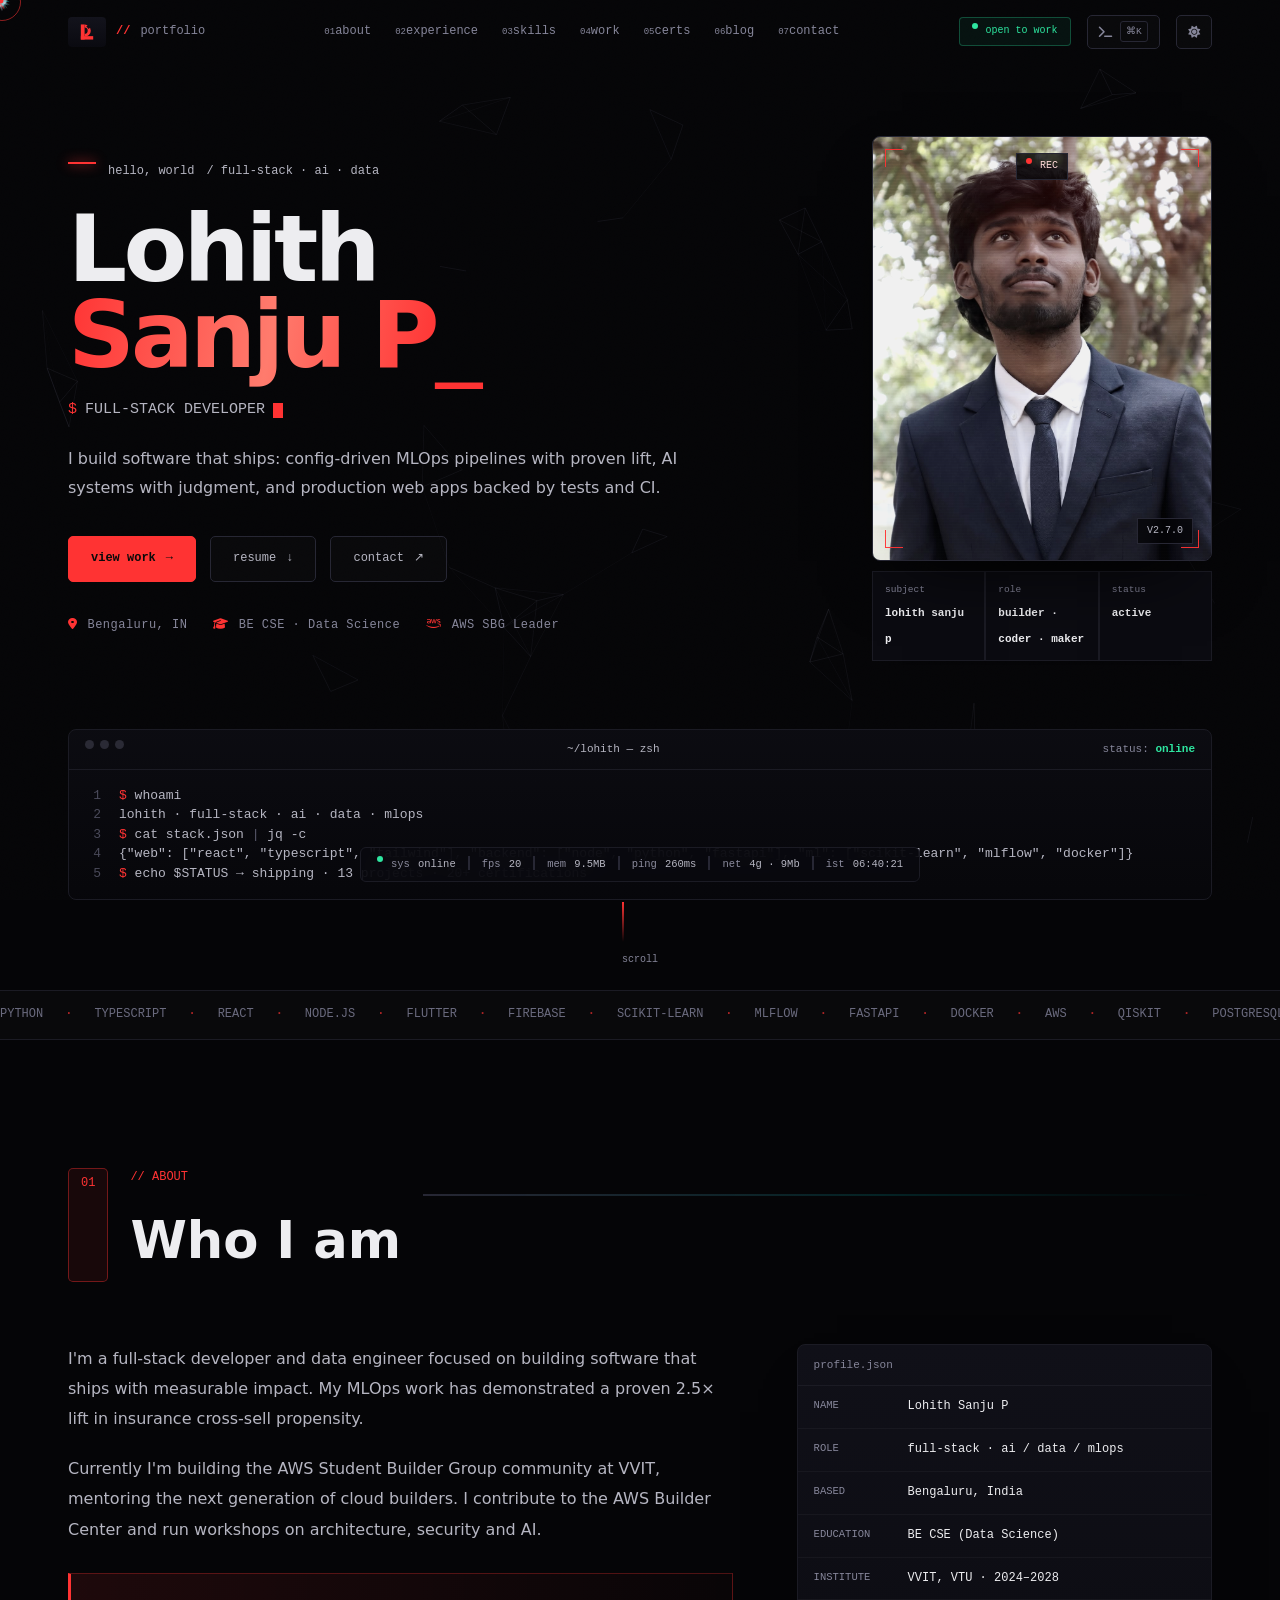
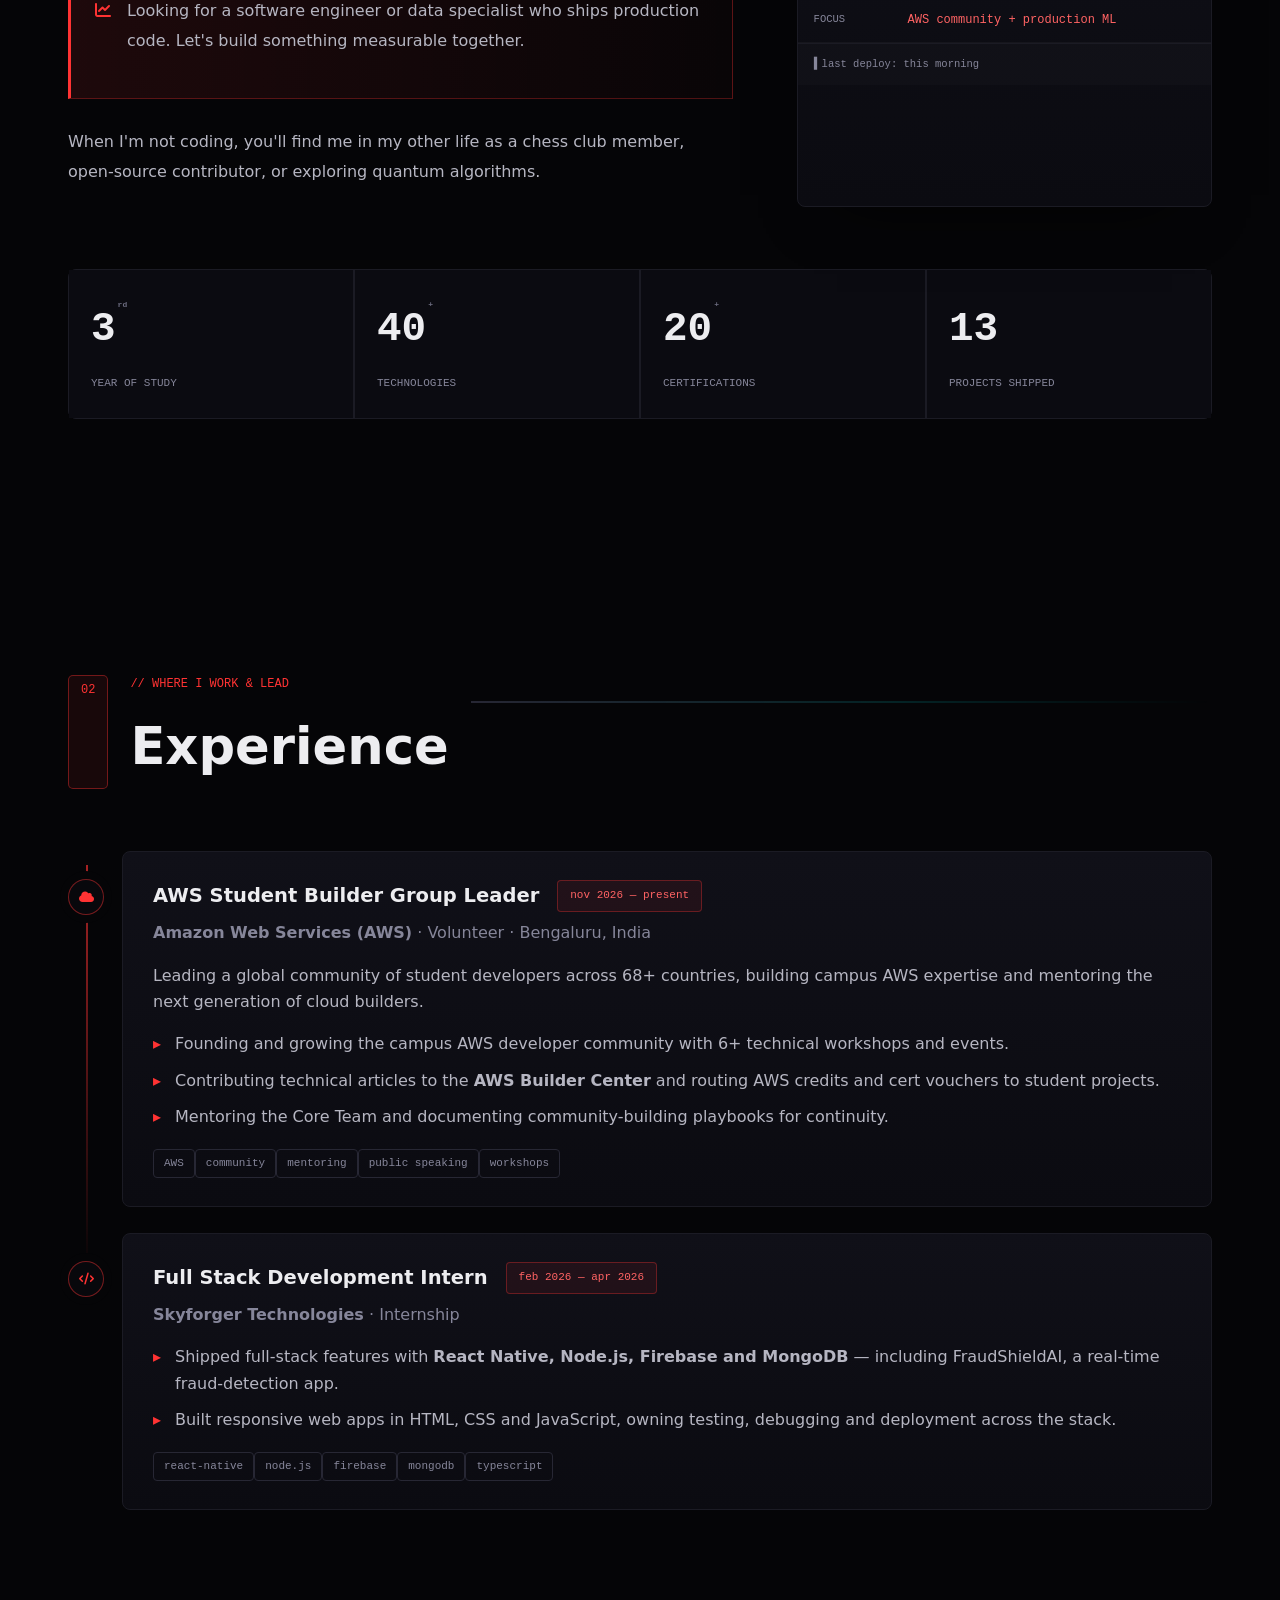
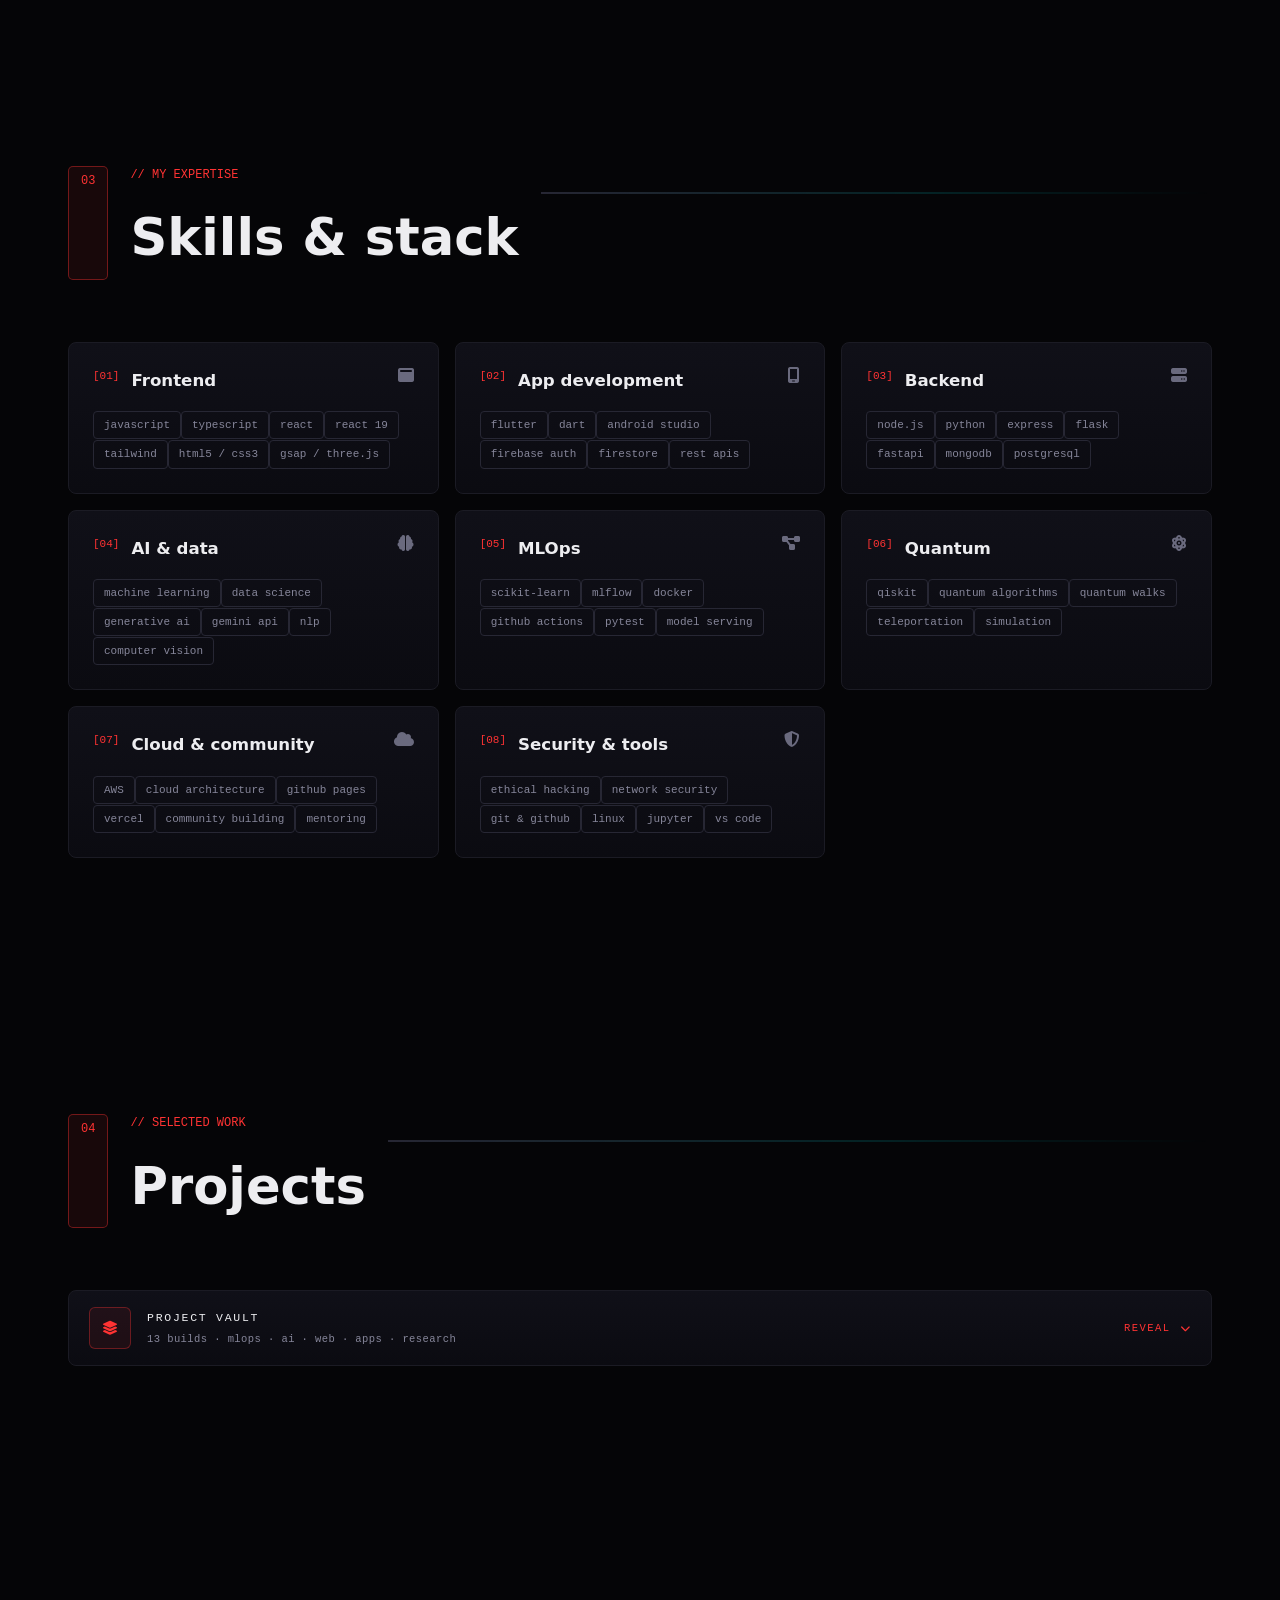
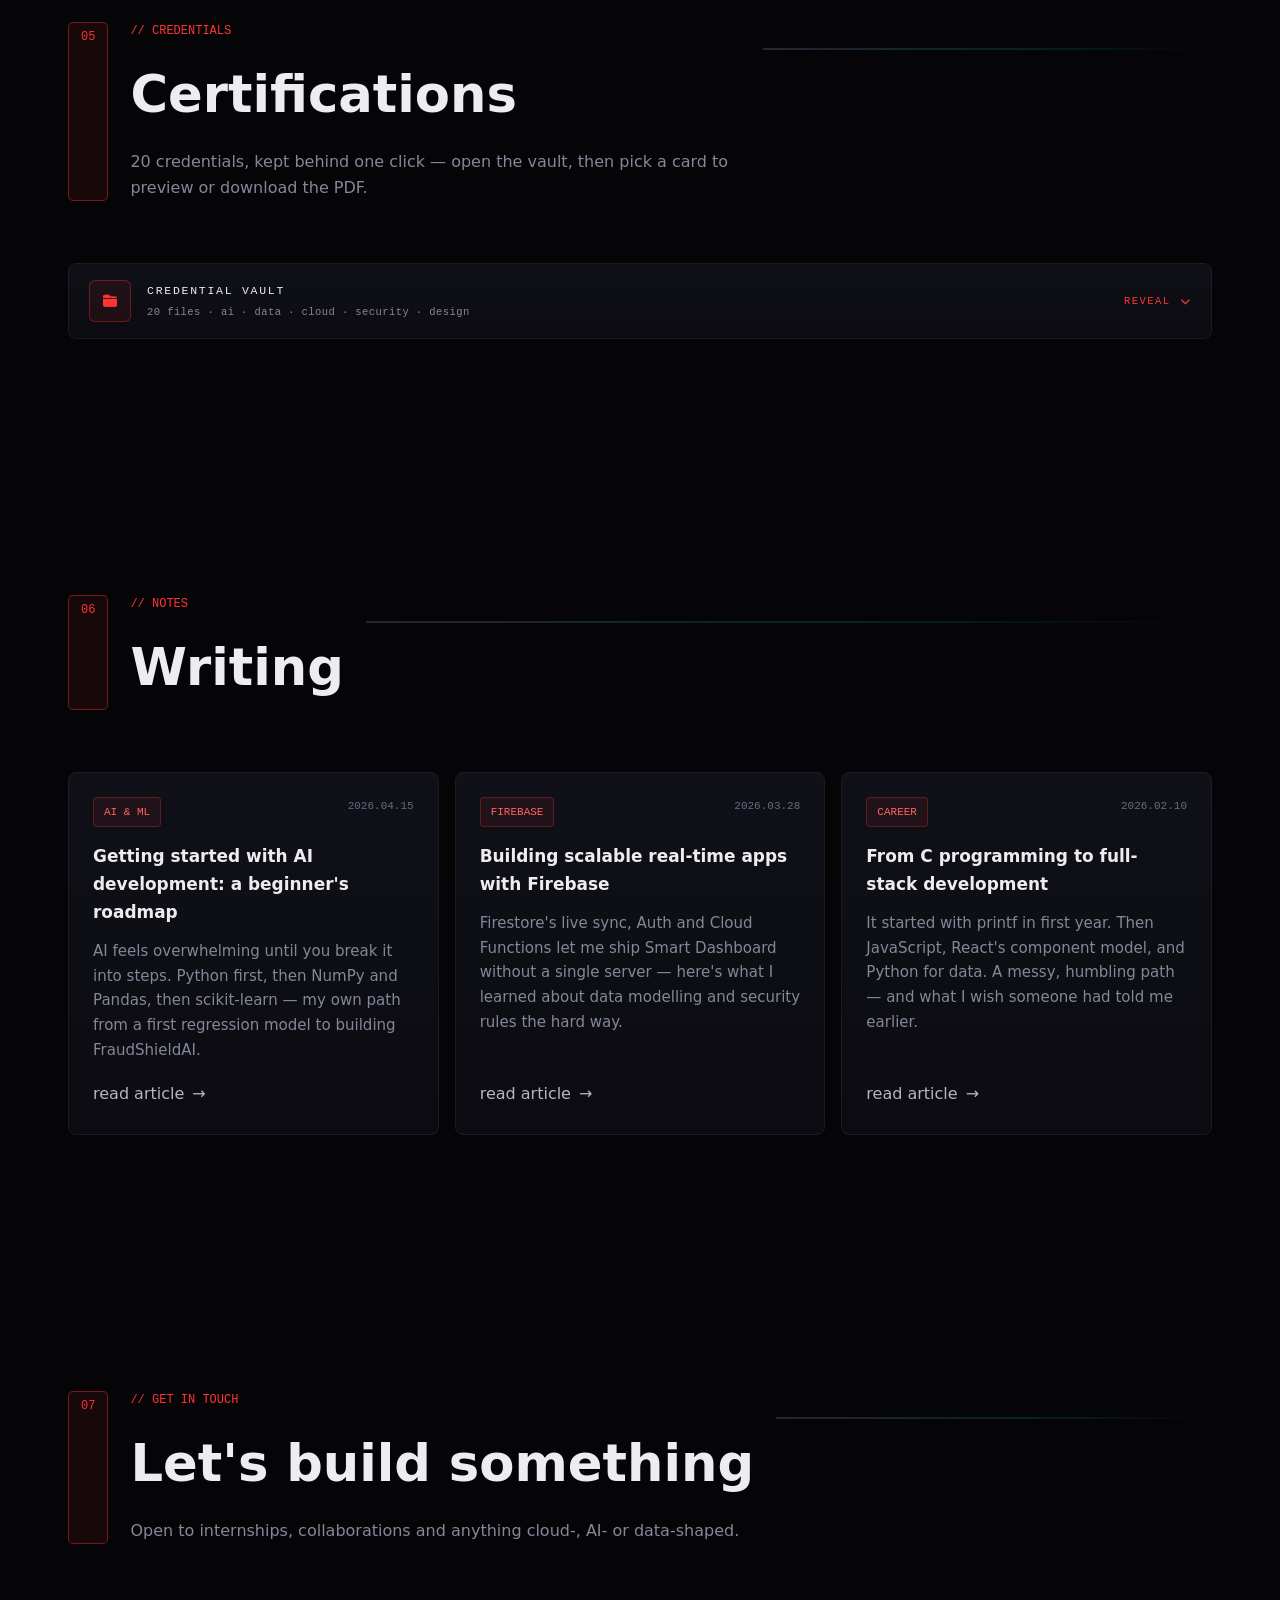
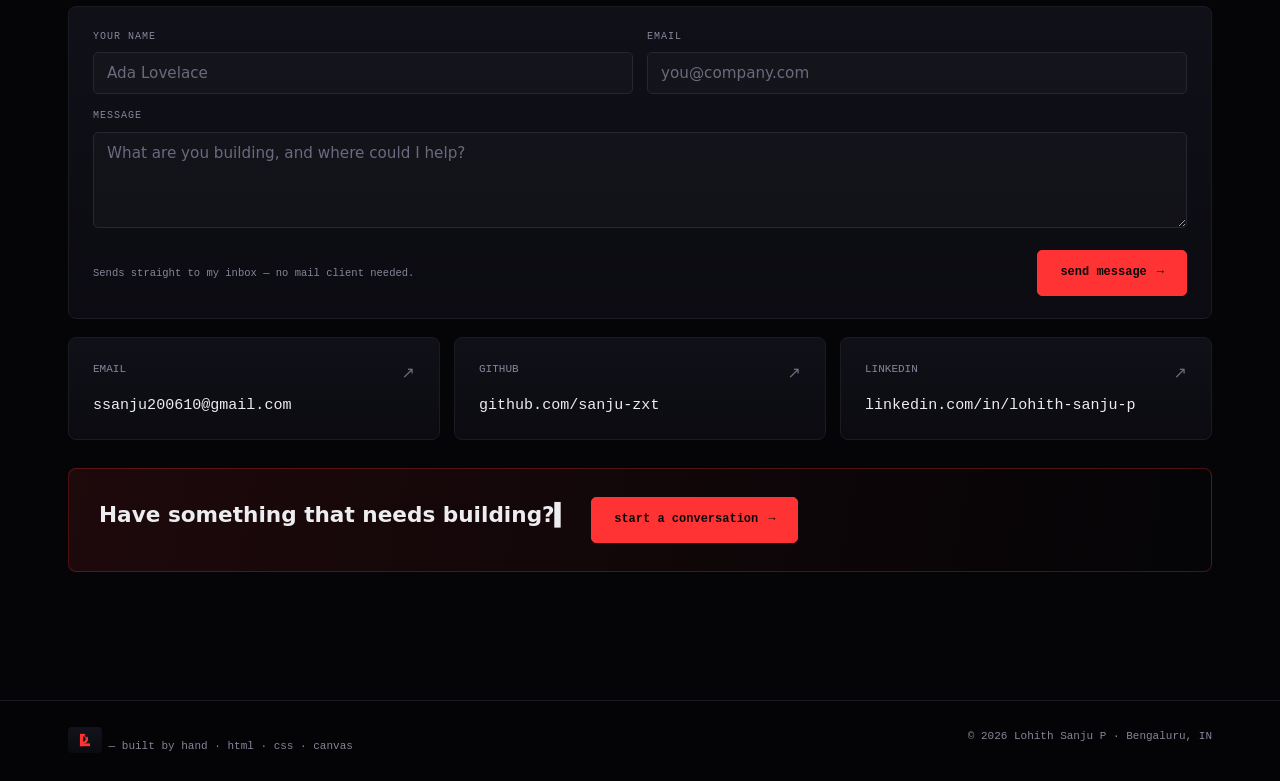
<file: index.html>
<!DOCTYPE html>
<html lang="en" style="background:#050507">
<head>
  <meta charset="UTF-8">
  <meta name="viewport" content="width=device-width, initial-scale=1.0">
  <meta name="color-scheme" content="dark light">
  <meta name="referrer" content="strict-origin-when-cross-origin">
  <meta http-equiv="Content-Security-Policy" content="default-src 'self'; base-uri 'self'; object-src 'self'; script-src 'self' 'unsafe-inline'; style-src 'self' 'unsafe-inline' https://fonts.googleapis.com https://cdnjs.cloudflare.com; font-src 'self' data: https://fonts.gstatic.com https://cdnjs.cloudflare.com; img-src 'self' data:; connect-src 'self' https://api.github.com https://formsubmit.co; frame-src 'self'; form-action 'self' https://formsubmit.co; manifest-src 'self'; upgrade-insecure-requests">
  <meta name="robots" content="index, follow, max-image-preview:large">
  <title>Lohith Sanju P — Full-Stack / AI / Data Engineer</title>
  <meta name="description" content="Full-stack developer and AI engineer. AWS Student Builder Group Leader. Building MLOps pipelines with real impact, AI systems with judgment, and production web apps with tests.">
  <meta name="theme-color" content="#050507">
  <meta name="author" content="Lohith Sanju P">
  <link rel="canonical" href="https://sanju.runs-at.dev/">

  <!-- Open Graph / Twitter -->
  <meta property="og:title" content="Lohith Sanju P — Full-Stack / AI / Data Engineer">
  <meta property="og:description" content="AWS Student Builder Group Leader · MLOps pipelines, AI systems and production web apps. 13 projects, 20 certifications.">
  <meta property="og:type" content="website">
  <meta property="og:image" content="https://sanju.runs-at.dev/assets/og-card.png">
  <meta property="og:url" content="https://sanju.runs-at.dev/">
  <meta name="twitter:card" content="summary_large_image">
  <meta name="twitter:title" content="Lohith Sanju P — Portfolio">
  <meta name="twitter:description" content="Full-stack developer building AI systems and MLOps pipelines.">

  <!-- Favicon / PWA -->
  <link rel="icon" href="assets/favicon.svg" type="image/svg+xml">
  <link rel="apple-touch-icon" href="assets/apple-touch-icon.png">
  <link rel="manifest" href="manifest.webmanifest">

  <!-- Theme applied before paint so there is no light/dark flash -->
  <script>
    (function () {
      var root = document.documentElement;
      root.className += ' js';
      try {
        var t = localStorage.getItem('lsp-theme');
        root.setAttribute('data-theme', t === 'light' ? 'light' : 'dark');
      } catch (e) { root.setAttribute('data-theme', 'dark'); }
      window.addEventListener('error', function () { root.classList.add('js-failed'); });
      document.addEventListener('DOMContentLoaded', function () {
        var fa = document.getElementById('faCss');
        if (fa) fa.media = 'all';
      });
      setTimeout(function () {
        var fa = document.getElementById('faCss');
        if (fa && fa.media !== 'all') fa.media = 'all';
      }, 2500);
    })();
  </script>

  <!-- Fonts -->
  <link rel="preconnect" href="https://fonts.googleapis.com">
  <link rel="preconnect" href="https://fonts.gstatic.com" crossorigin>
  <link rel="preconnect" href="https://cdnjs.cloudflare.com" crossorigin>
  <link rel="preload" as="image" href="assets/profile-portrait.jpg" fetchpriority="high">
  <link href="https://fonts.googleapis.com/css2?family=Inter:wght@400;500;600;700;800&family=JetBrains+Mono:wght@400;500;700&display=swap" rel="stylesheet">
  <link rel="stylesheet" href="https://cdnjs.cloudflare.com/ajax/libs/font-awesome/6.5.1/css/all.min.css" id="faCss" media="print">
  <noscript><link rel="stylesheet" href="https://cdnjs.cloudflare.com/ajax/libs/font-awesome/6.5.1/css/all.min.css"></noscript>
  <link rel="stylesheet" href="site.css">

  <!-- JSON-LD Structured Data -->
  <script type="application/ld+json">
  {
    "@context": "https://schema.org",
    "@type": "Person",
    "name": "Lohith Sanju P",
    "jobTitle": "Full Stack Developer / AI Developer / Data Engineer",
    "url": "https://sanju.runs-at.dev/",
    "sameAs": [
      "https://github.com/sanju-zxt",
      "https://www.linkedin.com/in/lohith-sanju-p"
    ],
    "alumniOf": { "@type": "CollegeOrUniversity", "name": "Vijaya Vittala Institute of Technology" },
    "worksFor": { "@type": "Organization", "name": "AWS Student Builder Group" },
    "address": { "@type": "PostalAddress", "addressLocality": "Bengaluru", "addressCountry": "IN" }
  }
  </script>
  <noscript><style>.certs-panel{ grid-template-rows:1fr !important; } .certs-clip{ overflow:visible !important; } .vault-toggle{ display:none; } .reveal{ opacity:1 !important; transform:none !important; }</style></noscript>
</head>
<body>

  <a class="skip-link" href="#main">skip to content</a>

  <!-- Ambient background layers -->
  <div class="grain" aria-hidden="true"></div>
  <canvas id="fx" aria-hidden="true"></canvas>

  <!-- Custom cursor -->
  <div class="cursor-dot" aria-hidden="true"></div>
  <div class="cursor-ring" aria-hidden="true"></div>

  <!-- Scroll progress -->
  <div class="scroll-progress" aria-hidden="true"><i id="progressBar"></i></div>

  <!-- ══════════ NAV ══════════ -->
  <header class="nav" id="nav">
    <div class="nav-inner">
      <a class="brand" href="#home" aria-label="Lohith Sanju P — home">
        <span class="brand-mark"><img src="assets/logo.svg" alt="" width="22" height="22"></span><span class="brand-sep">//</span><span class="brand-sub">portfolio</span>
      </a>

      <nav class="nav-links" id="navLinks" aria-label="Sections">
        <a href="#about" class="nav-link"><span>01</span>about</a>
        <a href="#experience" class="nav-link"><span>02</span>experience</a>
        <a href="#skills" class="nav-link"><span>03</span>skills</a>
        <a href="#work" class="nav-link"><span>04</span>work</a>
        <a href="#certs" class="nav-link"><span>05</span>certs</a>
        <a href="#blog" class="nav-link"><span>06</span>blog</a>
        <a href="#contact" class="nav-link"><span>07</span>contact</a>
      </nav>

      <div class="nav-right">
        <span class="chip-live" title="Open to internships and full-time roles"><i></i>open to work</span>
        <button class="icon-btn" id="paletteBtn" type="button" aria-label="Open command palette" title="Command palette">
          <i class="fas fa-terminal" aria-hidden="true"></i><kbd>⌘K</kbd>
        </button>
        <button class="icon-btn" id="themeToggle" type="button" aria-label="Switch to light theme" aria-pressed="false" title="Light theme">
          <i class="fas fa-sun" aria-hidden="true"></i>
        </button>
        <button class="nav-toggle" id="navToggle" aria-label="Toggle menu" aria-expanded="false" aria-controls="navLinks">
          <span></span><span></span>
        </button>
      </div>
    </div>
    <div class="nav-scrim" id="navScrim" hidden></div>
  </header>

  <main id="main">

    <!-- ══════════ HERO ══════════ -->
    <section id="home" class="hero">
      <div class="hero-grid">
        <div class="hero-copy">
          <div class="kicker reveal"><span class="kicker-bar"></span><span>hello, world</span><span class="dim">/ full-stack · ai · data</span></div>

          <h1 class="hero-name reveal">Lohith<br><span class="hero-name-accent">Sanju P</span><span class="hero-name-mark">_</span></h1>

          <p class="hero-role reveal"><span class="prompt">$</span> <span id="typeRole">full-stack developer</span><span class="caret" aria-hidden="true"></span></p>

          <p class="hero-desc reveal">
            I build software that ships: config-driven MLOps pipelines with proven lift, AI systems with judgment, and production web apps backed by tests and CI.
          </p>

          <div class="hero-cta reveal">
            <a class="btn btn-primary" href="#work">view work <span aria-hidden="true">→</span></a>
            <a class="btn btn-ghost" href="assets/resume.pdf" target="_blank" rel="noopener">resume <span aria-hidden="true">↓</span></a>
            <a class="btn btn-ghost" href="#contact">contact <span aria-hidden="true">↗</span></a>
          </div>

          <ul class="hero-meta reveal">
            <li><span class="mi"><i class="fas fa-location-dot"></i></span>Bengaluru, IN</li>
            <li><span class="mi"><i class="fas fa-graduation-cap"></i></span>BE CSE · Data Science</li>
            <li><span class="mi"><i class="fab fa-aws"></i></span>AWS SBG Leader</li>
          </ul>
        </div>

        <aside class="hero-side reveal">
          <figure class="portrait" id="portrait">
            <div class="portrait-frame">
              <img src="assets/profile-portrait.jpg"
                   alt="Portrait of Lohith Sanju P"
                   width="1066" height="1333"
                   fetchpriority="high"
                   loading="eager">
              <div class="portrait-tint" aria-hidden="true"></div>
              <div class="portrait-scan" aria-hidden="true"></div>
              <span class="corner tl" aria-hidden="true"></span>
              <span class="corner tr" aria-hidden="true"></span>
              <span class="corner bl" aria-hidden="true"></span>
              <span class="corner br" aria-hidden="true"></span>
              <span class="portrait-rec"><i></i>rec</span>
              <span class="portrait-ver">v2.7.0</span>
            </div>
            <figcaption class="portrait-meta">
              <div><span>subject</span><b>lohith sanju p</b></div>
              <div><span>role</span><b>builder · coder · maker</b></div>
              <div><span>status</span><b class="ok">active</b></div>
            </figcaption>
          </figure>
        </aside>
      </div>

      <!-- Terminal block -->
      <div class="terminal reveal" aria-hidden="true">
        <div class="terminal-bar">
          <span class="t-dots"><i></i><i></i><i></i></span>
          <span class="t-title">~/lohith — zsh</span>
          <span class="t-badge">status: <b>online</b></span>
        </div>
        <div class="terminal-body">
          <div class="t-line"><span class="t-ln">1</span><span class="t-code"><span class="t-p">$</span> whoami</span></div>
          <div class="t-line"><span class="t-ln">2</span><span class="t-code">lohith · full-stack · ai · data · mlops</span></div>
          <div class="t-line"><span class="t-ln">3</span><span class="t-code"><span class="t-p">$</span> cat stack.json <span class="t-pipe">|</span> jq -c</span></div>
          <div class="t-line"><span class="t-ln">4</span><span class="t-code">{<span class="t-k">"web"</span>: [<span class="t-s">"react"</span>, <span class="t-s">"typescript"</span>, <span class="t-s">"tailwind"</span>], <span class="t-k">"backend"</span>: [<span class="t-s">"node"</span>, <span class="t-s">"python"</span>, <span class="t-s">"fastapi"</span>], <span class="t-k">"ml"</span>: [<span class="t-s">"scikit-learn"</span>, <span class="t-s">"mlflow"</span>, <span class="t-s">"docker"</span>]}</span></div>
          <div class="t-line"><span class="t-ln">5</span><span class="t-code"><span class="t-p">$</span> echo $STATUS <span class="t-arrow">→</span> <span class="t-ok">shipping · 13 projects · 20+ certifications</span></span></div>
        </div>
      </div>

      <a class="scroll-cue" href="#about" aria-label="Scroll to about"><span></span>scroll</a>
    </section>

    <!-- ══════════ TICKER ══════════ -->
    <div class="ticker" aria-hidden="true">
      <div class="ticker-track">
        <span>python</span><b>·</b><span>typescript</span><b>·</b><span>react</span><b>·</b><span>node.js</span><b>·</b><span>flutter</span><b>·</b><span>firebase</span><b>·</b><span>scikit-learn</span><b>·</b><span>mlflow</span><b>·</b><span>fastapi</span><b>·</b><span>docker</span><b>·</b><span>aws</span><b>·</b><span>qiskit</span><b>·</b><span>postgresql</span><b>·</b><span>tailwind</span><b>·</b>
        <span>python</span><b>·</b><span>typescript</span><b>·</b><span>react</span><b>·</b><span>node.js</span><b>·</b><span>flutter</span><b>·</b><span>firebase</span><b>·</b><span>scikit-learn</span><b>·</b><span>mlflow</span><b>·</b><span>fastapi</span><b>·</b><span>docker</span><b>·</b><span>aws</span><b>·</b><span>qiskit</span><b>·</b><span>postgresql</span><b>·</b><span>tailwind</span><b>·</b>
      </div>
    </div>

    <!-- ══════════ ABOUT ══════════ -->
    <section id="about" class="section">
      <header class="section-head">
        <span class="section-idx">01</span>
        <div>
          <p class="section-tag">// about</p>
          <h2 class="section-title">Who I am</h2>
        </div>
        <span class="section-rule"></span>
      </header>

      <div class="about-grid">
        <div class="about-text reveal">
          <p>I'm a full-stack developer and data engineer focused on building software that ships with measurable impact. My MLOps work has demonstrated a proven 2.5× lift in insurance cross-sell propensity.</p>
          <p>Currently I'm building the AWS Student Builder Group community at VVIT, mentoring the next generation of cloud builders. I contribute to the AWS Builder Center and run workshops on architecture, security and AI.</p>

          <div class="callout reveal">
            <i class="fas fa-chart-line" aria-hidden="true"></i>
            <p>Looking for a software engineer or data specialist who ships production code. Let's build something measurable together.</p>
          </div>

          <p>When I'm not coding, you'll find me in my other life as a chess club member, open-source contributor, or exploring quantum algorithms.</p>
        </div>

        <aside class="about-panel reveal">
          <div class="panel-head"><span>profile.json</span><span class="panel-dots"><i></i><i></i><i></i></span></div>
          <dl class="kv">
            <div><dt>name</dt><dd>Lohith Sanju P</dd></div>
            <div><dt>role</dt><dd>full-stack · ai / data / mlops</dd></div>
            <div><dt>based</dt><dd>Bengaluru, India</dd></div>
            <div><dt>education</dt><dd>BE CSE (Data Science)</dd></div>
            <div><dt>institute</dt><dd>VVIT, VTU · 2024–2028</dd></div>
            <div class="kv-accent"><dt>focus</dt><dd>AWS community + production ML</dd></div>
          </dl>
          <div class="panel-foot"><span class="blink">▍</span>last deploy: this morning</div>
        </aside>
      </div>

      <div class="stats">
        <div class="stat reveal"><div class="stat-num"><span data-count="3">0</span><sup>rd</sup></div><div class="stat-lbl">year of study</div></div>
        <div class="stat reveal"><div class="stat-num"><span data-count="40">0</span><sup>+</sup></div><div class="stat-lbl">technologies</div></div>
        <div class="stat reveal"><div class="stat-num"><span data-count="20">0</span><sup>+</sup></div><div class="stat-lbl">certifications</div></div>
        <div class="stat reveal"><div class="stat-num"><span data-count="13">0</span></div><div class="stat-lbl">projects shipped</div></div>
      </div>

      <div class="gh-strip reveal" id="ghStrip">
        <div class="gh-head">
          <p class="gh-title"><i class="fab fa-github" aria-hidden="true"></i>live from github</p>
          <a class="gh-link" href="https://github.com/sanju-zxt" target="_blank" rel="noopener">@sanju-zxt ↗</a>
        </div>
        <div class="gh-tiles">
          <div class="gh-tile"><b id="ghRepos">—</b><span>public repos</span></div>
          <div class="gh-tile"><b id="ghStars">—</b><span>total stars</span></div>
          <div class="gh-tile"><b id="ghFollowers">—</b><span>followers</span></div>
          <div class="gh-tile gh-langs"><b id="ghLangTop">—</b><span>top language</span></div>
        </div>
        <div class="gh-bars" id="ghBars" aria-hidden="true"></div>
        <div class="gh-foot" id="ghFoot"></div>
      </div>
    </section>

    <!-- ══════════ EXPERIENCE ══════════ -->
    <section id="experience" class="section">
      <header class="section-head">
        <span class="section-idx">02</span>
        <div>
          <p class="section-tag">// where I work &amp; lead</p>
          <h2 class="section-title">Experience</h2>
        </div>
        <span class="section-rule"></span>
      </header>

      <div class="timeline">
        <article class="exp reveal">
          <span class="exp-node" aria-hidden="true"><i class="fas fa-cloud"></i></span>
          <div class="exp-card">
            <div class="exp-top">
              <h3>AWS Student Builder Group Leader</h3>
              <span class="exp-date">nov 2026 — present</span>
            </div>
            <p class="exp-org"><strong>Amazon Web Services (AWS)</strong> <span class="sep">·</span> Volunteer <span class="sep">·</span> Bengaluru, India</p>
            <p class="exp-lead">Leading a global community of student developers across 68+ countries, building campus AWS expertise and mentoring the next generation of cloud builders.</p>
            <ul class="exp-list">
              <li>Founding and growing the campus AWS developer community with 6+ technical workshops and events.</li>
              <li>Contributing technical articles to the <strong>AWS Builder Center</strong> and routing AWS credits and cert vouchers to student projects.</li>
              <li>Mentoring the Core Team and documenting community-building playbooks for continuity.</li>
            </ul>
            <ul class="tags"><li>AWS</li><li>community</li><li>mentoring</li><li>public speaking</li><li>workshops</li></ul>
          </div>
        </article>

        <article class="exp reveal">
          <span class="exp-node" aria-hidden="true"><i class="fas fa-code"></i></span>
          <div class="exp-card">
            <div class="exp-top">
              <h3>Full Stack Development Intern</h3>
              <span class="exp-date">feb 2026 — apr 2026</span>
            </div>
            <p class="exp-org"><strong>Skyforger Technologies</strong> <span class="sep">·</span> Internship</p>
            <ul class="exp-list">
              <li>Shipped full-stack features with <strong>React Native, Node.js, Firebase and MongoDB</strong> — including FraudShieldAI, a real-time fraud-detection app.</li>
              <li>Built responsive web apps in HTML, CSS and JavaScript, owning testing, debugging and deployment across the stack.</li>
            </ul>
            <ul class="tags"><li>react-native</li><li>node.js</li><li>firebase</li><li>mongodb</li><li>typescript</li></ul>
          </div>
        </article>
      </div>
    </section>

    <!-- ══════════ SKILLS ══════════ -->
    <section id="skills" class="section">
      <header class="section-head">
        <span class="section-idx">03</span>
        <div>
          <p class="section-tag">// my expertise</p>
          <h2 class="section-title">Skills &amp; stack</h2>
        </div>
        <span class="section-rule"></span>
      </header>

      <div class="skills-grid">
        <article class="skill-card reveal">
          <div class="skill-head"><span class="skill-id">[01]</span><h3>Frontend</h3><i class="fas fa-window-maximize" aria-hidden="true"></i></div>
          <ul class="tags"><li>javascript</li><li>typescript</li><li>react</li><li>react 19</li><li>tailwind</li><li>html5 / css3</li><li>gsap / three.js</li></ul>
        </article>
        <article class="skill-card reveal">
          <div class="skill-head"><span class="skill-id">[02]</span><h3>App development</h3><i class="fas fa-mobile-screen" aria-hidden="true"></i></div>
          <ul class="tags"><li>flutter</li><li>dart</li><li>android studio</li><li>firebase auth</li><li>firestore</li><li>rest apis</li></ul>
        </article>
        <article class="skill-card reveal">
          <div class="skill-head"><span class="skill-id">[03]</span><h3>Backend</h3><i class="fas fa-server" aria-hidden="true"></i></div>
          <ul class="tags"><li>node.js</li><li>python</li><li>express</li><li>flask</li><li>fastapi</li><li>mongodb</li><li>postgresql</li></ul>
        </article>
        <article class="skill-card reveal">
          <div class="skill-head"><span class="skill-id">[04]</span><h3>AI &amp; data</h3><i class="fas fa-brain" aria-hidden="true"></i></div>
          <ul class="tags"><li>machine learning</li><li>data science</li><li>generative ai</li><li>gemini api</li><li>nlp</li><li>computer vision</li></ul>
        </article>
        <article class="skill-card reveal">
          <div class="skill-head"><span class="skill-id">[05]</span><h3>MLOps</h3><i class="fas fa-diagram-project" aria-hidden="true"></i></div>
          <ul class="tags"><li>scikit-learn</li><li>mlflow</li><li>docker</li><li>github actions</li><li>pytest</li><li>model serving</li></ul>
        </article>
        <article class="skill-card reveal">
          <div class="skill-head"><span class="skill-id">[06]</span><h3>Quantum</h3><i class="fas fa-atom" aria-hidden="true"></i></div>
          <ul class="tags"><li>qiskit</li><li>quantum algorithms</li><li>quantum walks</li><li>teleportation</li><li>simulation</li></ul>
        </article>
        <article class="skill-card reveal">
          <div class="skill-head"><span class="skill-id">[07]</span><h3>Cloud &amp; community</h3><i class="fas fa-cloud" aria-hidden="true"></i></div>
          <ul class="tags"><li>AWS</li><li>cloud architecture</li><li>github pages</li><li>vercel</li><li>community building</li><li>mentoring</li></ul>
        </article>
        <article class="skill-card reveal">
          <div class="skill-head"><span class="skill-id">[08]</span><h3>Security &amp; tools</h3><i class="fas fa-shield-halved" aria-hidden="true"></i></div>
          <ul class="tags"><li>ethical hacking</li><li>network security</li><li>git &amp; github</li><li>linux</li><li>jupyter</li><li>vs code</li></ul>
        </article>
      </div>
    </section>

    <!-- ══════════ WORK ══════════ -->
    <section id="work" class="section">
      <header class="section-head">
        <span class="section-idx">04</span>
        <div>
          <p class="section-tag">// selected work</p>
          <h2 class="section-title">Projects</h2>
        </div>
        <span class="section-rule"></span>
      </header>

      <div class="vault reveal">
        <button class="vault-toggle" id="projectsToggle" aria-expanded="false" aria-controls="projectsPanel">
          <span class="vault-icon" aria-hidden="true"><i class="fas fa-layer-group"></i></span>
          <span class="vault-copy">
            <span class="vault-title">project vault</span>
            <span class="vault-sub">13 builds · mlops · ai · web · apps · research</span>
          </span>
          <span class="vault-cta" aria-hidden="true">
            <span class="vault-cta-label">reveal</span>
            <i class="fas fa-chevron-down"></i>
          </span>
        </button>

        <div class="certs-panel" id="projectsPanel" aria-hidden="true" inert>
          <div class="certs-clip projects-clip">
            <div class="filters" id="filters" role="tablist" aria-label="Filter projects">
              <button class="filter is-active" data-filter="all" role="tab" aria-selected="true">all <span>13</span></button>
              <button class="filter" data-filter="ai" role="tab" aria-selected="false">ai &amp; ml <span>8</span></button>
              <button class="filter" data-filter="web" role="tab" aria-selected="false">web <span>8</span></button>
              <button class="filter" data-filter="apps" role="tab" aria-selected="false">apps <span>3</span></button>
              <button class="filter" data-filter="research" role="tab" aria-selected="false">research <span>2</span></button>
            </div>

            <div class="projects" id="projectsGrid">
        <article class="project" data-tags="ai web" data-idx="01">
          <div class="project-top"><span class="project-idx">01</span><span class="badge badge-live">shipped</span></div>
          <h3>Insurance Cross-Sell MLOps</h3>
          <p>End-to-end MLOps pipeline that ranks policyholders with a proven <strong>2.5× lift</strong> in cross-sell propensity at <strong>0.7978 roc_auc</strong>. Config-driven training, MLflow registry, Docker deployment.</p>
          <div class="metrics">
            <span><b>0.7978</b> roc_auc</span>
            <span><b>2.5&times;</b> lift</span>
            <span><b>47</b> tests</span>
          </div>
          <ul class="tags"><li>python</li><li>scikit-learn</li><li>mlflow</li><li>fastapi</li><li>docker</li></ul>
          <div class="project-links">
            <a href="https://github.com/sanju-zxt/Insurance-crosssell-mlops" target="_blank" rel="noopener"><i class="fab fa-github" aria-hidden="true"></i> code</a>
          </div>
        </article>

        <article class="project" data-tags="web" data-idx="02">
          <div class="project-top"><span class="project-idx">02</span><span class="badge badge-live">live</span></div>
          <h3>IGNITE 2026</h3>
          <p>Official platform for a four-week industry product-prototyping sprint with SmartX Technologies and AptPath. Registration flow, countdown, eight info/legal pages — shipped end-to-end.</p>
          <div class="metrics"><span><b>52/52</b> playwright</span><span><b>8</b> info pages</span></div>
          <ul class="tags"><li>typescript</li><li>react</li><li>tailwind</li><li>vite</li></ul>
          <div class="project-links">
            <a href="https://www.ignitearena.live" target="_blank" rel="noopener"><i class="fas fa-arrow-up-right-from-square" aria-hidden="true"></i> live</a>
            <a href="https://github.com/sanju-zxt/Hack-Matrix" target="_blank" rel="noopener"><i class="fab fa-github" aria-hidden="true"></i> code</a>
          </div>
        </article>

        <article class="project" data-tags="ai research" data-idx="03">
          <div class="project-top"><span class="project-idx">03</span><span class="badge">research</span></div>
          <h3>signbridge-isl</h3>
          <p>WebSocket-based Indian Sign Language recognition demo: MediaPipe Pose + Hands feed an LSTM classifier. Covers <strong>49 isolated signs</strong> with <strong>&lt;5ms</strong> inference.</p>
          <ul class="tags"><li>python</li><li>mediapipe</li><li>lstm</li><li>webrtc</li></ul>
          <div class="project-links">
            <a href="https://github.com/sanju-zxt/signbridge-isl" target="_blank" rel="noopener"><i class="fab fa-github" aria-hidden="true"></i> code</a>
          </div>
        </article>

        <article class="project" data-tags="ai web" data-idx="04">
          <div class="project-top"><span class="project-idx">04</span><span class="badge badge-live">live</span></div>
          <h3>herald-emergency</h3>
          <p>Emergency intelligence platform: Gemini-powered incident analysis, entity graphs, timelines and AI co-pilot for responders.</p>
          <ul class="tags"><li>typescript</li><li>gemini</li><li>react</li><li>entity graph</li></ul>
          <div class="project-links">
            <a href="https://herald-beryl.vercel.app" target="_blank" rel="noopener"><i class="fas fa-arrow-up-right-from-square" aria-hidden="true"></i> live</a>
            <a href="https://github.com/sanju-zxt/herald-emergency" target="_blank" rel="noopener"><i class="fab fa-github" aria-hidden="true"></i> code</a>
          </div>
        </article>

        <article class="project" data-tags="apps" data-idx="05">
          <div class="project-top"><span class="project-idx">05</span><span class="badge">prototype</span></div>
          <h3>sentinel-prototype</h3>
          <p>A proactive, silence-first haptic co-pilot for blind and visually impaired people. Guides with directional cues instead of chatter.</p>
          <ul class="tags"><li>javascript</li><li>web audio</li><li>accessibility</li><li>haptics</li></ul>
          <div class="project-links">
            <a href="https://github.com/sanju-zxt/sentinel-prototype" target="_blank" rel="noopener"><i class="fab fa-github" aria-hidden="true"></i> code</a>
          </div>
        </article>

        <article class="project" data-tags="research ai" data-idx="06">
          <div class="project-top"><span class="project-idx">06</span><span class="badge">research</span></div>
          <h3>BQT-MDQW</h3>
          <p>Research prototype combining quantum teleportation, coined quantum walks and classical MDQW routing. Built on Qiskit Aer with reproducible results.</p>
          <ul class="tags"><li>python</li><li>qiskit</li><li>quantum computing</li></ul>
          <div class="project-links">
            <a href="https://github.com/sanju-zxt/BQT-MDQW" target="_blank" rel="noopener"><i class="fab fa-github" aria-hidden="true"></i> code</a>
          </div>
        </article>

        <article class="project" data-tags="ai web" data-idx="07">
          <div class="project-top"><span class="project-idx">07</span><span class="badge">prototype</span></div>
          <h3>BharatLensAI</h3>
          <p>Multilingual image understanding platform that analyses visuals and explains them in Indian languages.</p>
          <ul class="tags"><li>javascript</li><li>vision ai</li><li>multilingual</li><li>nlp</li></ul>
          <div class="project-links">
            <a href="https://github.com/sanju-zxt/BharatLensAI" target="_blank" rel="noopener"><i class="fab fa-github" aria-hidden="true"></i> code</a>
          </div>
        </article>

        <article class="project" data-tags="ai apps" data-idx="08">
          <div class="project-top"><span class="project-idx">08</span><span class="badge">prototype</span></div>
          <h3>SignBridge2Vision</h3>
          <p>Real-time speech-to-sign-language system that converts live audio into a sign language avatar.</p>
          <ul class="tags"><li>python</li><li>speech-to-sign</li><li>avatar</li><li>real-time</li></ul>
          <div class="project-links">
            <a href="https://github.com/sanju-zxt/SignBridge2Vision" target="_blank" rel="noopener"><i class="fab fa-github" aria-hidden="true"></i> code</a>
          </div>
        </article>

        <article class="project" data-tags="ai apps" data-idx="09">
          <div class="project-top"><span class="project-idx">09</span><span class="badge">internship</span></div>
          <h3>FraudShieldAI</h3>
          <p>Real-time AI fraud detection for mobile: flags suspicious transactions on-device and explains the risk behind every alert.</p>
          <ul class="tags"><li>typescript</li><li>machine learning</li><li>mobile</li><li>real-time</li></ul>
          <div class="project-links">
            <a href="https://github.com/sanju-zxt/FraudShieldAI" target="_blank" rel="noopener"><i class="fab fa-github" aria-hidden="true"></i> code</a>
          </div>
        </article>

        <article class="project" data-tags="web" data-idx="10">
          <div class="project-top"><span class="project-idx">10</span><span class="badge badge-live">live</span></div>
          <h3>vision-bridge</h3>
          <p>Collaboration platform connecting innovators with opportunities — the bridge between creative idea and real-world execution.</p>
          <ul class="tags"><li>typescript</li><li>firebase</li><li>react</li></ul>
          <div class="project-links">
            <a href="https://vision-bridge.vercel.app" target="_blank" rel="noopener"><i class="fas fa-arrow-up-right-from-square" aria-hidden="true"></i> live</a>
            <a href="https://github.com/sanju-zxt/vision-bridge" target="_blank" rel="noopener"><i class="fab fa-github" aria-hidden="true"></i> code</a>
          </div>
        </article>

        <article class="project" data-tags="web ai" data-idx="11">
          <div class="project-top"><span class="project-idx">11</span><span class="badge">prototype</span></div>
          <h3>shadownet-frontend</h3>
          <p>Frontend client for the ShadowNet intelligence platform: live entity graphs, narrative timelines and sentiment dashboards.</p>
          <ul class="tags"><li>javascript</li><li>data visualisation</li><li>dashboards</li></ul>
          <div class="project-links">
            <a href="https://github.com/sanju-zxt/shadownet-frontend" target="_blank" rel="noopener"><i class="fab fa-github" aria-hidden="true"></i> code</a>
          </div>
        </article>

        <article class="project" data-tags="web" data-idx="12">
          <div class="project-top"><span class="project-idx">12</span><span class="badge">prototype</span></div>
          <h3>smart-dashboard</h3>
          <p>Cloud-based student performance dashboard tracking attendance, grades and progress in real time.</p>
          <ul class="tags"><li>javascript</li><li>chart.js</li><li>firebase</li><li>analytics</li></ul>
          <div class="project-links">
            <a href="https://github.com/sanju-zxt/smart-dashboard" target="_blank" rel="noopener"><i class="fab fa-github" aria-hidden="true"></i> code</a>
          </div>
        </article>

        <article class="project" data-tags="web" data-idx="13">
          <div class="project-top"><span class="project-idx">13</span><span class="badge badge-you">you are here</span></div>
          <h3>portfolio</h3>
          <p>This site. Hand-written HTML, CSS and a custom 2D canvas physics layer — no framework, no build step.</p>
          <div class="metrics"><span><b>0</b> frameworks</span><span><b>1</b> canvas</span></div>
          <ul class="tags"><li>html</li><li>css3</li><li>javascript</li><li>canvas</li></ul>
          <div class="project-links">
            <a href="https://github.com/sanju-zxt/portfolio" target="_blank" rel="noopener"><i class="fab fa-github" aria-hidden="true"></i> code</a>
          </div>
        </article>
            </div>

            <div class="certs-foot">
              <p class="certs-note"><i class="fas fa-lock" aria-hidden="true"></i>Every card opens a case study — problem, build, numbers, and what I would fix next.</p>
              <button class="btn btn-ghost" id="projectsHide">hide vault <span aria-hidden="true">↑</span></button>
            </div>
          </div>
        </div>
      </div>
    </section>

    <!-- ══════════ CERTIFICATIONS ══════════ -->
    <section id="certs" class="section section-certs">
      <header class="section-head">
        <span class="section-idx">05</span>
        <div>
          <p class="section-tag">// credentials</p>
          <h2 class="section-title">Certifications</h2>
          <p class="section-sub">20 credentials, kept behind one click — open the vault, then pick a card to preview or download the PDF.</p>
        </div>
        <span class="section-rule"></span>
      </header>

      <div class="vault reveal">
        <button class="vault-toggle" id="certsToggle" aria-expanded="false" aria-controls="certsPanel">
          <span class="vault-icon" aria-hidden="true"><i class="fas fa-folder-closed"></i></span>
          <span class="vault-copy">
            <span class="vault-title">credential vault</span>
            <span class="vault-sub">20 files · ai · data · cloud · security · design</span>
          </span>
          <span class="vault-cta" aria-hidden="true">
            <span class="vault-cta-label">reveal</span>
            <i class="fas fa-chevron-down"></i>
          </span>
        </button>

        <div class="certs-panel" id="certsPanel" aria-hidden="true" inert>
          <div class="certs-clip">
            <div class="vault-toolbar">
              <label class="vault-search" for="certSearch">
                <i class="fas fa-magnifying-glass" aria-hidden="true"></i>
                <input id="certSearch" type="search" placeholder="search 20 credentials — try aws, ibm, ai, data" autocomplete="off" aria-label="Search credentials">
              </label>
              <div class="vault-chips" id="certChips" role="group" aria-label="Filter credentials by category"></div>
              <span class="vault-count" id="certCount">20 of 20 shown</span>
            </div>
            <div class="certs">
              <button class="cert" data-cert="AI For Everyone|Artificial Intelligence|DeepLearning.AI / Coursera|2024|AI%20FOR%20EVERYONE%20.pdf">
                <span class="cert-idx">01</span>
                <span class="cert-name">AI For Everyone</span>
                <span class="cert-sub">Artificial Intelligence</span>
                <span class="cert-meta">DeepLearning.AI / Coursera · 2024</span>
                <span class="cert-arrow" aria-hidden="true">↗</span>
              </button>
              <button class="cert" data-cert="Amazon DynamoDB|AWS / Database|Amazon Web Services|2024|Amazon%20DynamoDB.pdf">
                <span class="cert-idx">02</span>
                <span class="cert-name">Amazon DynamoDB</span>
                <span class="cert-sub">AWS / Database</span>
                <span class="cert-meta">Amazon Web Services · 2024</span>
                <span class="cert-arrow" aria-hidden="true">↗</span>
              </button>
              <button class="cert" data-cert="Big Data Foundations|Data Engineering|IBM / Coursera|2024|Big%20Data%20Foundations.pdf">
                <span class="cert-idx">03</span>
                <span class="cert-name">Big Data Foundations</span>
                <span class="cert-sub">Data Engineering</span>
                <span class="cert-meta">IBM / Coursera · 2024</span>
                <span class="cert-arrow" aria-hidden="true">↗</span>
              </button>
              <button class="cert" data-cert="Operating Systems Certification|System Fundamentals|University / Platform|2024|Completed%20certification%20on%20core%20Operating%20Systems%20concepts.pdf">
                <span class="cert-idx">04</span>
                <span class="cert-name">Operating Systems</span>
                <span class="cert-sub">System Fundamentals</span>
                <span class="cert-meta">University / Platform · 2024</span>
                <span class="cert-arrow" aria-hidden="true">↗</span>
              </button>
              <button class="cert" data-cert="Critical Thinking in the AI Era|AI &amp; Analytics|Online Platform|2024|Critical%20Thinking%20in%20the%20AI%20Era.pdf">
                <span class="cert-idx">05</span>
                <span class="cert-name">Critical Thinking in the AI Era</span>
                <span class="cert-sub">AI &amp; Analytics</span>
                <span class="cert-meta">Online Platform · 2024</span>
                <span class="cert-arrow" aria-hidden="true">↗</span>
              </button>
              <button class="cert" data-cert="Data Science &amp; Analytics|HP LIFE|HP Foundation|2024|Data%20Science%20%26%20Analytics%20%E2%80%93%20HP%20LIFE.pdf">
                <span class="cert-idx">06</span>
                <span class="cert-name">Data Science &amp; Analytics</span>
                <span class="cert-sub">HP LIFE</span>
                <span class="cert-meta">HP Foundation · 2024</span>
                <span class="cert-arrow" aria-hidden="true">↗</span>
              </button>
              <button class="cert" data-cert="Data Science Tools|Data Science|IBM / Coursera|2024|Data%20Science%20Tools.pdf">
                <span class="cert-idx">07</span>
                <span class="cert-name">Data Science Tools</span>
                <span class="cert-sub">Data Science</span>
                <span class="cert-meta">IBM / Coursera · 2024</span>
                <span class="cert-arrow" aria-hidden="true">↗</span>
              </button>
              <button class="cert" data-cert="DSA|Data Structures &amp; Algorithms|Platform / University|2024|DSA.pdf">
                <span class="cert-idx">08</span>
                <span class="cert-name">DSA</span>
                <span class="cert-sub">Data Structures &amp; Algorithms</span>
                <span class="cert-meta">Platform / University · 2024</span>
                <span class="cert-arrow" aria-hidden="true">↗</span>
              </button>
              <button class="cert" data-cert="Ethical Hacking &amp; Cybersecurity|Security|EC-Council / Platform|2024|Ethical%20Hacking%20%26%20Cybersecurity%20organized%20by%20VaultofCodes.pdf">
                <span class="cert-idx">09</span>
                <span class="cert-name">Ethical Hacking &amp; Cybersecurity</span>
                <span class="cert-sub">Security</span>
                <span class="cert-meta">EC-Council / Platform · 2024</span>
                <span class="cert-arrow" aria-hidden="true">↗</span>
              </button>
              <button class="cert" data-cert="Excel (Advanced)|Microsoft Office|EXCELR|2024|EXCELR-116102-Lohith%20Sanju%20P.pdf">
                <span class="cert-idx">10</span>
                <span class="cert-name">Excel (Advanced)</span>
                <span class="cert-sub">Microsoft Office</span>
                <span class="cert-meta">EXCELR · 2024</span>
                <span class="cert-arrow" aria-hidden="true">↗</span>
              </button>
              <button class="cert" data-cert="AI Basics|Artificial Intelligence|Platform / Institute|2024|Getting%20Started%20with%20Artificial%20Intelligence.pdf">
                <span class="cert-idx">11</span>
                <span class="cert-name">AI Basics</span>
                <span class="cert-sub">Artificial Intelligence</span>
                <span class="cert-meta">Platform / Institute · 2024</span>
                <span class="cert-arrow" aria-hidden="true">↗</span>
              </button>
              <button class="cert" data-cert="Google Developer Groups|Google|Google Developers|2024|Google%20Developer%20Groups%20.pdf">
                <span class="cert-idx">12</span>
                <span class="cert-name">Google Developer Groups</span>
                <span class="cert-sub">Google</span>
                <span class="cert-meta">Google Developers · 2024</span>
                <span class="cert-arrow" aria-hidden="true">↗</span>
              </button>
              <button class="cert" data-cert="Industrial Design|Design|Platform / Institute|2024|Certificate.pdf">
                <span class="cert-idx">13</span>
                <span class="cert-name">Industrial Design</span>
                <span class="cert-sub">Design</span>
                <span class="cert-meta">Platform / Institute · 2024</span>
                <span class="cert-arrow" aria-hidden="true">↗</span>
              </button>
              <button class="cert" data-cert="JavaScript Bootcamp|Web Development|Bootcamp Provider|2024|JavaScript%20Bootcamp.pdf">
                <span class="cert-idx">14</span>
                <span class="cert-name">JavaScript Bootcamp</span>
                <span class="cert-sub">Web Development</span>
                <span class="cert-meta">Bootcamp Provider · 2024</span>
                <span class="cert-arrow" aria-hidden="true">↗</span>
              </button>
              <button class="cert" data-cert="Open Source Connect Global|Open Source|Open Source Organization|2024|Open%20Source%20Connect%20Global%20.pdf">
                <span class="cert-idx">15</span>
                <span class="cert-name">Open Source Connect Global</span>
                <span class="cert-sub">Open Source</span>
                <span class="cert-meta">Open Source Organization · 2024</span>
                <span class="cert-arrow" aria-hidden="true">↗</span>
              </button>
              <button class="cert" data-cert="Python for Data Science|Data Science|IBM / Coursera|2024|Python%20for%20Data%20Science.pdf">
                <span class="cert-idx">16</span>
                <span class="cert-name">Python for Data Science</span>
                <span class="cert-sub">Data Science</span>
                <span class="cert-meta">IBM / Coursera · 2024</span>
                <span class="cert-arrow" aria-hidden="true">↗</span>
              </button>
              <button class="cert" data-cert="Skyforger Internship Completion|Internship|Skyforger|2024|skyforgerintern%20completion.pdf">
                <span class="cert-idx">17</span>
                <span class="cert-name">Skyforger Internship</span>
                <span class="cert-sub">Internship completion</span>
                <span class="cert-meta">Skyforger · 2024</span>
                <span class="cert-arrow" aria-hidden="true">↗</span>
              </button>
              <button class="cert" data-cert="Offer Letter|Professional|Company / Organization|2024|OfferLetter_LOHITH_SANJU_P%20(1).pdf">
                <span class="cert-idx">18</span>
                <span class="cert-name">Offer Letter</span>
                <span class="cert-sub">Professional</span>
                <span class="cert-meta">Company / Organization · 2024</span>
                <span class="cert-arrow" aria-hidden="true">↗</span>
              </button>
              <button class="cert" data-cert="LUEGGSEPT12539.pdf|LUEGGS Certification|LUEGGS|2024|LUEGGSEPT12539.pdf">
                <span class="cert-idx">19</span>
                <span class="cert-name">LUEGGS Certification</span>
                <span class="cert-sub">Achievement</span>
                <span class="cert-meta">LUEGGS · 2024</span>
                <span class="cert-arrow" aria-hidden="true">↗</span>
              </button>
              <button class="cert" data-cert="Personal Certification|Lohith Sanju P Certificate|Issuing Authority|2024|Lohith%20Sanju%20P%20Certificate.pdf">
                <span class="cert-idx">20</span>
                <span class="cert-name">Personal Certification</span>
                <span class="cert-sub">Credential</span>
                <span class="cert-meta">Issuing Authority · 2024</span>
                <span class="cert-arrow" aria-hidden="true">↗</span>
              </button>
            </div>

            <p class="vault-empty" id="certEmpty" hidden>No credential matches that search — try a different word.</p>

            <div class="certs-foot">
              <p class="certs-note"><i class="fas fa-lock" aria-hidden="true"></i>Everything stays in this page — nothing downloads until you press download.</p>
              <button class="btn btn-ghost" id="certsHide">hide vault <span aria-hidden="true">↑</span></button>
            </div>
          </div>
        </div>
      </div>
    </section>

    <!-- ══════════ BLOG ══════════ -->
    <section id="blog" class="section">
      <header class="section-head">
        <span class="section-idx">06</span>
        <div>
          <p class="section-tag">// notes</p>
          <h2 class="section-title">Writing</h2>
        </div>
        <span class="section-rule"></span>
      </header>

      <div class="posts">
        <article class="post reveal">
          <div class="post-top"><span class="post-cat">ai &amp; ml</span><span class="post-date">2026.04.15</span></div>
          <h3>Getting started with AI development: a beginner's roadmap</h3>
          <p>AI feels overwhelming until you break it into steps. Python first, then NumPy and Pandas, then scikit-learn — my own path from a first regression model to building FraudShieldAI.</p>
          <button class="post-more" data-post="0">read article <span aria-hidden="true">→</span></button>
        </article>
        <article class="post reveal">
          <div class="post-top"><span class="post-cat">firebase</span><span class="post-date">2026.03.28</span></div>
          <h3>Building scalable real-time apps with Firebase</h3>
          <p>Firestore's live sync, Auth and Cloud Functions let me ship Smart Dashboard without a single server — here's what I learned about data modelling and security rules the hard way.</p>
          <button class="post-more" data-post="1">read article <span aria-hidden="true">→</span></button>
        </article>
        <article class="post reveal">
          <div class="post-top"><span class="post-cat">career</span><span class="post-date">2026.02.10</span></div>
          <h3>From C programming to full-stack development</h3>
          <p>It started with printf in first year. Then JavaScript, React's component model, and Python for data. A messy, humbling path — and what I wish someone had told me earlier.</p>
          <button class="post-more" data-post="2">read article <span aria-hidden="true">→</span></button>
        </article>
      </div>
    </section>

    <!-- ══════════ CONTACT ══════════ -->
    <section id="contact" class="section section-contact">
      <header class="section-head">
        <span class="section-idx">07</span>
        <div>
          <p class="section-tag">// get in touch</p>
          <h2 class="section-title">Let's build something</h2>
          <p class="section-sub">Open to internships, collaborations and anything cloud-, AI- or data-shaped.</p>
        </div>
        <span class="section-rule"></span>
      </header>

      <form class="contact-form reveal" id="contactForm" data-endpoint="https://formsubmit.co/ajax/ssanju200610@gmail.com" novalidate>
        <div class="cf-row">
          <label class="cf-field"><span>your name</span><input type="text" name="name" placeholder="Ada Lovelace" autocomplete="name" required></label>
          <label class="cf-field"><span>email</span><input type="email" name="email" placeholder="you@company.com" autocomplete="email" required></label>
        </div>
        <label class="cf-field"><span>message</span><textarea name="message" rows="4" placeholder="What are you building, and where could I help?" required></textarea></label>
        <input class="cf-hp" type="text" name="_honey" tabindex="-1" autocomplete="off" aria-hidden="true">
        <div class="cf-foot">
          <p class="cf-note" id="cfStatus" role="status" aria-live="polite">Sends straight to my inbox — no mail client needed.</p>
          <button class="btn btn-primary" id="cfSubmit" type="submit">send message <span aria-hidden="true">→</span></button>
        </div>
      </form>

      <div class="contact-grid">
        <a class="contact reveal" href="mailto:ssanju200610@gmail.com">
          <span class="contact-k">email</span>
          <span class="contact-v">ssanju200610@gmail.com</span>
          <span class="contact-arrow">↗</span>
        </a>
        <a class="contact reveal" href="https://github.com/sanju-zxt" target="_blank" rel="noopener">
          <span class="contact-k">github</span>
          <span class="contact-v">github.com/sanju-zxt</span>
          <span class="contact-arrow">↗</span>
        </a>
        <a class="contact reveal" href="https://www.linkedin.com/in/lohith-sanju-p" target="_blank" rel="noopener">
          <span class="contact-k">linkedin</span>
          <span class="contact-v">linkedin.com/in/lohith-sanju-p</span>
          <span class="contact-arrow">↗</span>
        </a>
      </div>

      <div class="contact-band reveal">
        <p class="contact-cta">Have something that needs building?<span class="blink">▍</span></p>
        <a class="btn btn-primary" href="mailto:ssanju200610@gmail.com">start a conversation <span aria-hidden="true">→</span></a>
      </div>
    </section>

  </main>

  <!-- ══════════ FOOTER ══════════ -->
  <footer class="footer">
    <div class="footer-inner">
      <p><span class="brand-mark"><img src="assets/logo.svg" alt="" width="18" height="18"></span> <span class="footer-dim">— built by hand · html · css · canvas</span></p>
      <p class="footer-dim">&copy; 2026 Lohith Sanju P · Bengaluru, IN</p>
    </div>
  </footer>

  <!-- ══════════ TELEMETRY HUD ══════════ -->
  <div class="hud" aria-hidden="true">
    <span class="hud-item"><i class="hud-dot"></i><b>sys</b> online</span>
    <span class="hud-sep"></span>
    <span class="hud-item"><b>fps</b> <span id="hudFps">—</span></span>
    <span class="hud-sep"></span>
    <span class="hud-item"><b>mem</b> <span id="hudMem">—</span></span>
    <span class="hud-sep"></span>
    <span class="hud-item"><b>ping</b> <span id="hudPing">—</span></span>
    <span class="hud-sep"></span>
    <span class="hud-item"><b>net</b> <span id="hudNet">—</span></span>
    <span class="hud-sep"></span>
    <span class="hud-item"><b>ist</b> <span id="hudClock">—</span></span>
  </div>
  <button class="to-top" id="toTop" aria-label="Back to top"><i class="fas fa-arrow-up" aria-hidden="true"></i></button>

  <!-- ══════════ CERT MODAL ══════════ -->
  <div class="modal" id="certModal" role="dialog" aria-modal="true" aria-labelledby="certTitle">
    <div class="modal-card">
      <header class="modal-head">
        <div>
          <p class="modal-kicker">// credential</p>
          <h3 id="certTitle">Certificate</h3>
          <p class="modal-sub" id="certSub">Issuing organisation</p>
        </div>
        <button class="modal-x" data-close aria-label="Close"><i class="fas fa-xmark" aria-hidden="true"></i></button>
      </header>
      <div class="modal-body">
        <div class="cert-frame"><embed id="certEmbed" type="application/pdf" title="Certificate PDF"></div>
        <div class="cert-poster" id="certPoster">
          <span class="cert-poster-ico" aria-hidden="true"><i class="fas fa-file-pdf"></i></span>
          <p class="cert-poster-title">PDF credential</p>
          <p class="cert-poster-note">Inline previews are limited on phones — open the file to read it full size.</p>
          <a class="btn btn-primary" id="certOpenMobile" href="#" target="_blank" rel="noopener">open PDF <span aria-hidden="true">↗</span></a>
        </div>
        <dl class="kv kv-tight">
          <div><dt>issuer</dt><dd id="certIssuer">-</dd></div>
          <div><dt>year</dt><dd id="certYear">-</dd></div>
          <div><dt>category</dt><dd id="certCat">-</dd></div>
          <div><dt>status</dt><dd class="ok">verified</dd></div>
        </dl>
        <div class="modal-actions">
          <div class="modal-nav">
            <button class="btn btn-ghost" id="certPrev" type="button" aria-label="Previous credential"><span aria-hidden="true">←</span> prev</button>
            <span class="modal-pos" id="certPos">1 / 20</span>
            <button class="btn btn-ghost" id="certNext" type="button" aria-label="Next credential">next <span aria-hidden="true">→</span></button>
          </div>
          <a class="btn btn-primary" id="certDownload" href="#" target="_blank" rel="noopener" download>download <span aria-hidden="true">↓</span></a>
          <a class="btn btn-ghost" id="certOpen" href="#" target="_blank" rel="noopener">open in tab <span aria-hidden="true">↗</span></a>
          <button class="btn btn-ghost" data-close>close</button>
        </div>
      </div>
    </div>
  </div>

  <!-- ══════════ POST MODAL ══════════ -->
  <div class="modal modal-card-post" id="postModal" role="dialog" aria-modal="true" aria-labelledby="postTitle">
    <div class="modal-card">
      <header class="modal-head">
        <div>
          <p class="modal-kicker" id="postCat">// article</p>
          <h3 id="postTitle">Article</h3>
          <p class="modal-sub"><span id="postDate">—</span> · <span id="postRead">5 min read</span> · Lohith Sanju P</p>
        </div>
        <button class="modal-x" data-close aria-label="Close"><i class="fas fa-xmark" aria-hidden="true"></i></button>
      </header>
      <div class="modal-body post-body" id="postBody"></div>
      <footer class="modal-foot"><ul class="tags" id="postTags"></ul></footer>
    </div>
  </div>

  <!-- ══════════ CASE STUDY MODAL ══════════ -->
  <div class="modal" id="caseModal" role="dialog" aria-modal="true" aria-labelledby="caseTitle">
    <div class="modal-card">
      <header class="modal-head">
        <div>
          <p class="modal-kicker">// case study</p>
          <h3 id="caseTitle">Project</h3>
          <p class="modal-sub" id="caseSub">—</p>
        </div>
        <button class="modal-x" data-close aria-label="Close case study"><i class="fas fa-xmark" aria-hidden="true"></i></button>
      </header>
      <div class="modal-body" id="caseBody"></div>
    </div>
  </div>

  <!-- ══════════ COMMAND PALETTE ══════════ -->
  <div class="palette" id="palette" role="dialog" aria-modal="true" aria-label="Command palette">
    <div class="palette-card">
      <div class="palette-field">
        <i class="fas fa-terminal" aria-hidden="true"></i>
        <input id="paletteInput" type="text" placeholder="jump to a section, project or credential…" autocomplete="off" spellcheck="false" aria-label="Search sections, projects and credentials">
        <kbd>esc</kbd>
      </div>
      <div class="palette-list" id="paletteList"></div>
      <div class="palette-foot">
        <span><kbd>↑</kbd><kbd>↓</kbd> move</span>
        <span><kbd>↵</kbd> open</span>
        <span><kbd>^K</kbd> toggle</span>
      </div>
    </div>
  </div>

  <script src="site.js" defer></script>
</body>
</html>
</file>
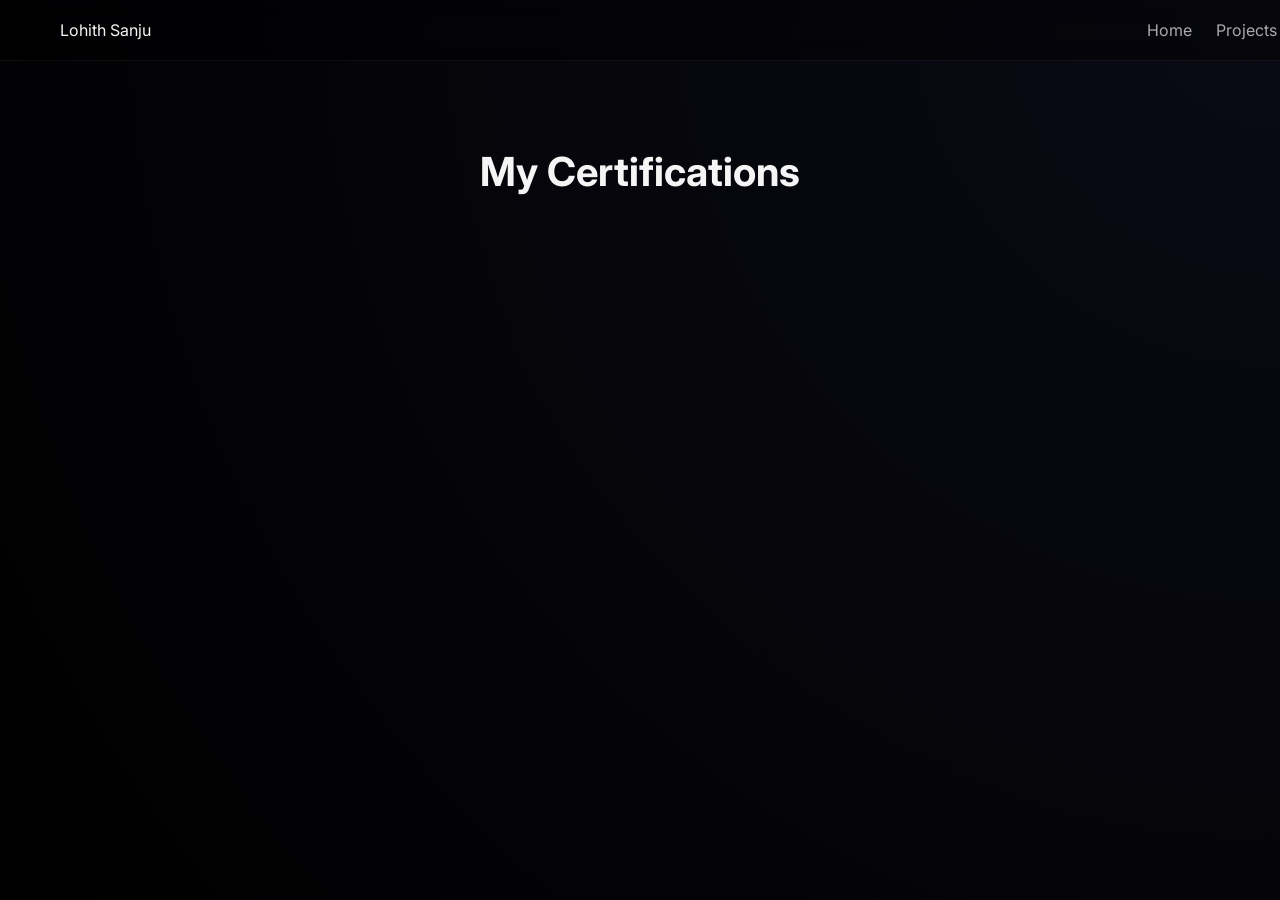
<file: certifications.html>
<!DOCTYPE html>
<html lang="en">
<head>
<meta charset="UTF-8">
<meta name="viewport" content="width=device-width, initial-scale=1.0">
<title>Certifications</title>

<link href="https://fonts.googleapis.com/css2?family=Inter:wght@300;400;600;700&display=swap" rel="stylesheet">

<style>

/* GLOBAL PREMIUM DARK */
body{
    margin:0;
    font-family:'Inter',sans-serif;
    background: radial-gradient(circle at top right, #0a0a15, #000);
    color:#f5f5f5;
    overflow-x:hidden;
}

/* NAVBAR GLASS */
.nav{
    position:fixed;
    width:100%;
    top:0;
    display:flex;
    justify-content:space-between;
    padding:20px 60px;
    backdrop-filter:blur(12px);
    background:rgba(0,0,0,0.4);
    border-bottom:1px solid rgba(255,255,255,0.05);
    z-index:1000;
}

.nav a{
    margin-left:20px;
    color:#aaa;
    text-decoration:none;
    transition:0.3s;
}

.nav a:hover{
    color:#fff;
}

/* TITLE */
h1{
    padding-top:120px;
    text-align:center;
    font-size:40px;
}

/* GRID */
.grid{
    display:grid;
    grid-template-columns:repeat(auto-fit,minmax(260px,1fr));
    gap:25px;
    padding:60px;
}

/* PREMIUM CARD */
.card{
    position:relative;
    padding:25px;
    border-radius:18px;
    background:rgba(255,255,255,0.03);
    border:1px solid rgba(255,255,255,0.08);
    backdrop-filter:blur(8px);
    transition:0.4s;
    cursor:pointer;
}

/* glow */
.card::before{
    content:"";
    position:absolute;
    inset:0;
    border-radius:18px;
    background:linear-gradient(120deg, transparent, rgba(120,120,255,0.15), transparent);
    opacity:0;
    transition:0.4s;
}

.card:hover::before{
    opacity:1;
}

/* hover effect */
.card:hover{
    transform:translateY(-8px) scale(1.02);
    border-color:rgba(255,255,255,0.2);
}

/* TEXT */
.card span{
    font-weight:500;
    letter-spacing:0.5px;
}

/* MODAL */
.modal{
    position:fixed;
    inset:0;
    background:rgba(0,0,0,0.9);
    display:none;
    justify-content:center;
    align-items:center;
    z-index:2000;
}

.modal iframe{
    width:90%;
    height:90%;
    border:none;
    border-radius:10px;
}

/* CLOSE */
.close{
    position:absolute;
    top:20px;
    right:40px;
    font-size:30px;
    cursor:pointer;
}

/* SCROLL ANIMATION */
.reveal{
    opacity:0;
    transform:translateY(40px);
    transition:1s;
}

.reveal.active{
    opacity:1;
    transform:translateY(0);
}

</style>
</head>

<body>

<!-- NAV -->
<div class="nav">
  <div>Lohith Sanju</div>
  <div>
    <a href="index.html">Home</a>
    <a href="#">Projects</a>
    <a href="#">Skills</a>
  </div>
</div>

<h1>My Certifications</h1>

<div class="grid">

<!-- ALL CERTIFICATES -->

<div class="card reveal" onclick="openPDF('certificates/AI FOR EVERYONE.pdf')"><span>AI FOR EVERYONE</span></div>

<div class="card reveal" onclick="openPDF('certificates/Amazon DynamoDB.pdf')"><span>Amazon DynamoDB</span></div>

<div class="card reveal" onclick="openPDF('certificates/Big Data Foundations.pdf')"><span>Big Data Foundations</span></div>

<div class="card reveal" onclick="openPDF('certificates/Completed certification on core Operating Systems concepts.pdf')"><span>Operating Systems</span></div>

<div class="card reveal" onclick="openPDF('certificates/Critical Thinking in the AI Era.pdf')"><span>Critical Thinking AI</span></div>

<div class="card reveal" onclick="openPDF('certificates/Data Science & Analytics – HP LIFE.pdf')"><span>Data Analytics</span></div>

<div class="card reveal" onclick="openPDF('certificates/Data Science Tools.pdf')"><span>Data Science Tools</span></div>

<div class="card reveal" onclick="openPDF('certificates/DSA.pdf')"><span>DSA</span></div>

<div class="card reveal" onclick="openPDF('certificates/Ethical Hacking & Cybersecurity organized by VaultofCodes.pdf')"><span>Cybersecurity</span></div>

<div class="card reveal" onclick="openPDF('certificates/EXCELR-116102-Lohith Sanju P.pdf')"><span>ExcelR</span></div>

<div class="card reveal" onclick="openPDF('certificates/Getting Started with Artificial Intelligence.pdf')"><span>AI Basics</span></div>

<div class="card reveal" onclick="openPDF('certificates/Google Developer Groups .pdf')"><span>Google Dev</span></div>

<div class="card reveal" onclick="openPDF('certificates/Industrial-Design.pdf')"><span>Industrial Design</span></div>

<div class="card reveal" onclick="openPDF('certificates/JavaScript Bootcamp.pdf')"><span>JavaScript</span></div>

<div class="card reveal" onclick="openPDF('certificates/Lohith Sanju P Certificate.pdf')"><span>Certificate</span></div>

<div class="card reveal" onclick="openPDF('certificates/LUEGGSEPT12539.pdf')"><span>LUEGGSEPT</span></div>

<div class="card reveal" onclick="openPDF('certificates/OfferLetter_LOHITH_SANJU_P (1).pdf')"><span>Offer Letter</span></div>

<div class="card reveal" onclick="openPDF('certificates/Open Source Connect Global .pdf')"><span>Open Source</span></div>

<div class="card reveal" onclick="openPDF('certificates/Python for Data Science.pdf')"><span>Python</span></div>

<div class="card reveal" onclick="openPDF('certificates/SAI-Taranga.pdf')"><span>SAI Taranga</span></div>

<div class="card reveal" onclick="openPDF('certificates/skyforgerintern completion.pdf')"><span>Internship</span></div>

</div>

<!-- MODAL -->
<div class="modal" id="modal">
  <span class="close" onclick="closePDF()">✕</span>
  <iframe id="pdfViewer"></iframe>
</div>

<script>

/* OPEN PDF */
function openPDF(file){
  document.getElementById("modal").style.display="flex";
  document.getElementById("pdfViewer").src=file;
}

/* CLOSE */
function closePDF(){
  document.getElementById("modal").style.display="none";
}

/* SCROLL ANIMATION */
const reveals=document.querySelectorAll(".reveal");

window.addEventListener("scroll",()=>{
  reveals.forEach(el=>{
    const top=el.getBoundingClientRect().top;
    if(top<window.innerHeight-100){
      el.classList.add("active");
    }
  });
});

</script>

    
</body>
</html>
</file>
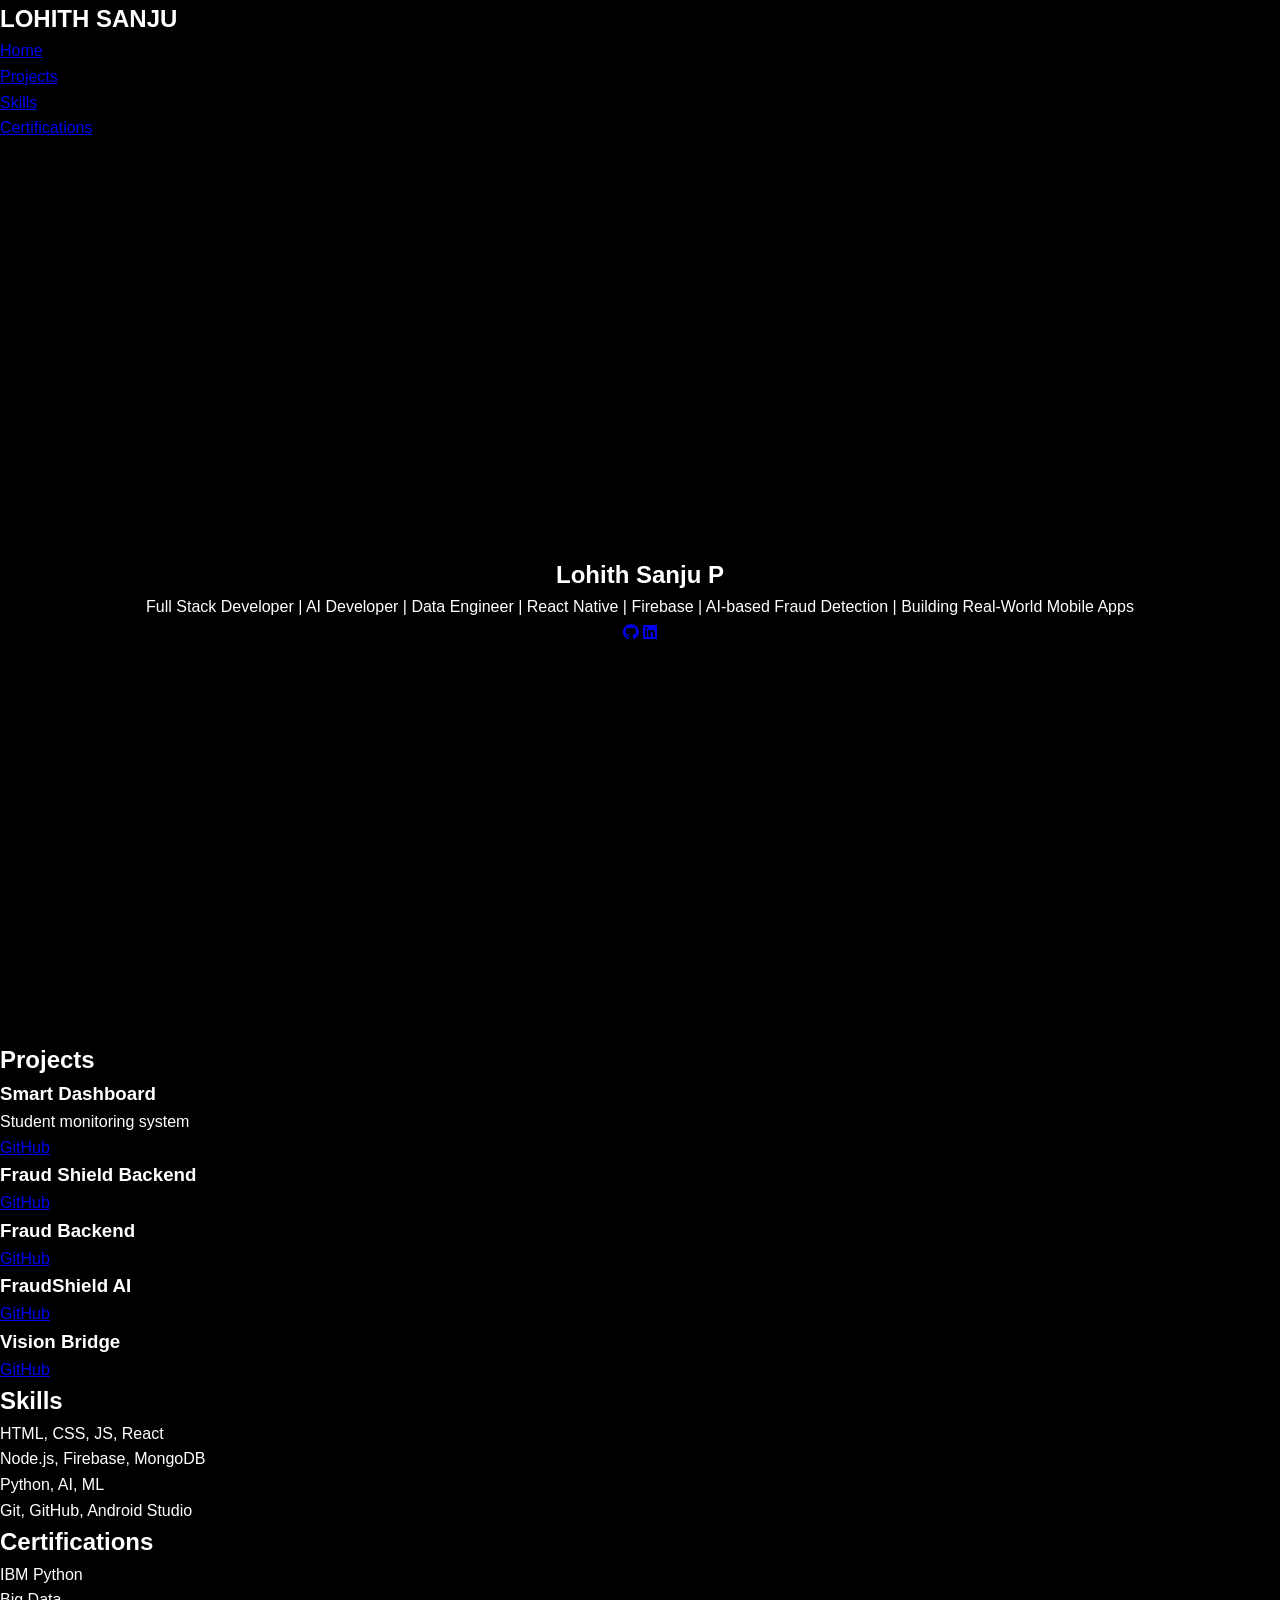
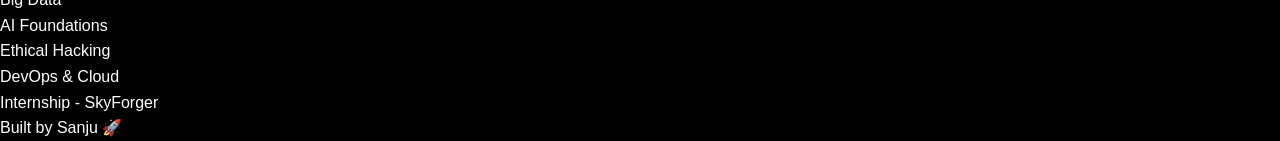
<file: dashboard.html>
<!DOCTYPE html>
<html lang="en">
<head>
<meta charset="UTF-8">
<title>Lohith Sanju Portfolio</title>

<link rel="stylesheet" href="style.css">

<!-- ICONS -->
<link href="https://cdnjs.cloudflare.com/ajax/libs/font-awesome/6.5.0/css/all.min.css" rel="stylesheet">

</head>

<body>

<!-- NAVBAR -->
<nav>
  <h2>LOHITH SANJU</h2>
  <ul>
    <li><a href="#home">Home</a></li>
    <li><a href="#projects">Projects</a></li>
    <li><a href="#skills">Skills</a></li>
    <li><a href="#certifications">Certifications</a></li>
  </ul>
</nav>

<!-- HERO -->
<section id="home" class="hero">
  <h1>Lohith Sanju P</h1>

  <p class="subtitle">
  Full Stack Developer | AI Developer | Data Engineer | React Native | Firebase | AI-based Fraud Detection | Building Real-World Mobile Apps
  </p>

  <div class="social">
    <a href="https://github.com/sanju-zxt" target="_blank"><i class="fab fa-github"></i></a>
    <a href="#"><i class="fab fa-linkedin"></i></a>
  </div>
</section>

<!-- PROJECTS -->
<section id="projects">
  <h2>Projects</h2>

  <div class="grid">

    <div class="card">
      <h3>Smart Dashboard</h3>
      <p>Student monitoring system</p>
      <a href="https://github.com/sanju-zxt/smart-dashboard">GitHub</a>
    </div>

    <div class="card">
      <h3>Fraud Shield Backend</h3>
      <a href="https://github.com/sanju-zxt/fraud-shield-backend">GitHub</a>
    </div>

    <div class="card">
      <h3>Fraud Backend</h3>
      <a href="https://github.com/sanju-zxt/fraud-backend">GitHub</a>
    </div>

    <div class="card">
      <h3>FraudShield AI</h3>
      <a href="https://github.com/sanju-zxt/FraudShieldAI">GitHub</a>
    </div>

    <div class="card">
      <h3>Vision Bridge</h3>
      <a href="https://github.com/sanju-zxt/vision-bridge">GitHub</a>
    </div>

  </div>
</section>

<!-- SKILLS -->
<section id="skills">
  <h2>Skills</h2>

  <div class="grid">
    <div class="card">HTML, CSS, JS, React</div>
    <div class="card">Node.js, Firebase, MongoDB</div>
    <div class="card">Python, AI, ML</div>
    <div class="card">Git, GitHub, Android Studio</div>
  </div>
</section>

<!-- CERTIFICATIONS -->
<section id="certifications">
  <h2>Certifications</h2>

  <div class="grid">

    <div class="card">IBM Python</div>
    <div class="card">Big Data</div>
    <div class="card">AI Foundations</div>
    <div class="card">Ethical Hacking</div>
    <div class="card">DevOps & Cloud</div>
    <div class="card">Internship - SkyForger</div>

  </div>
</section>

<footer>
  Built by Sanju 🚀
</footer>

<script src="script.js"></script>
</body>
</html>
</file>
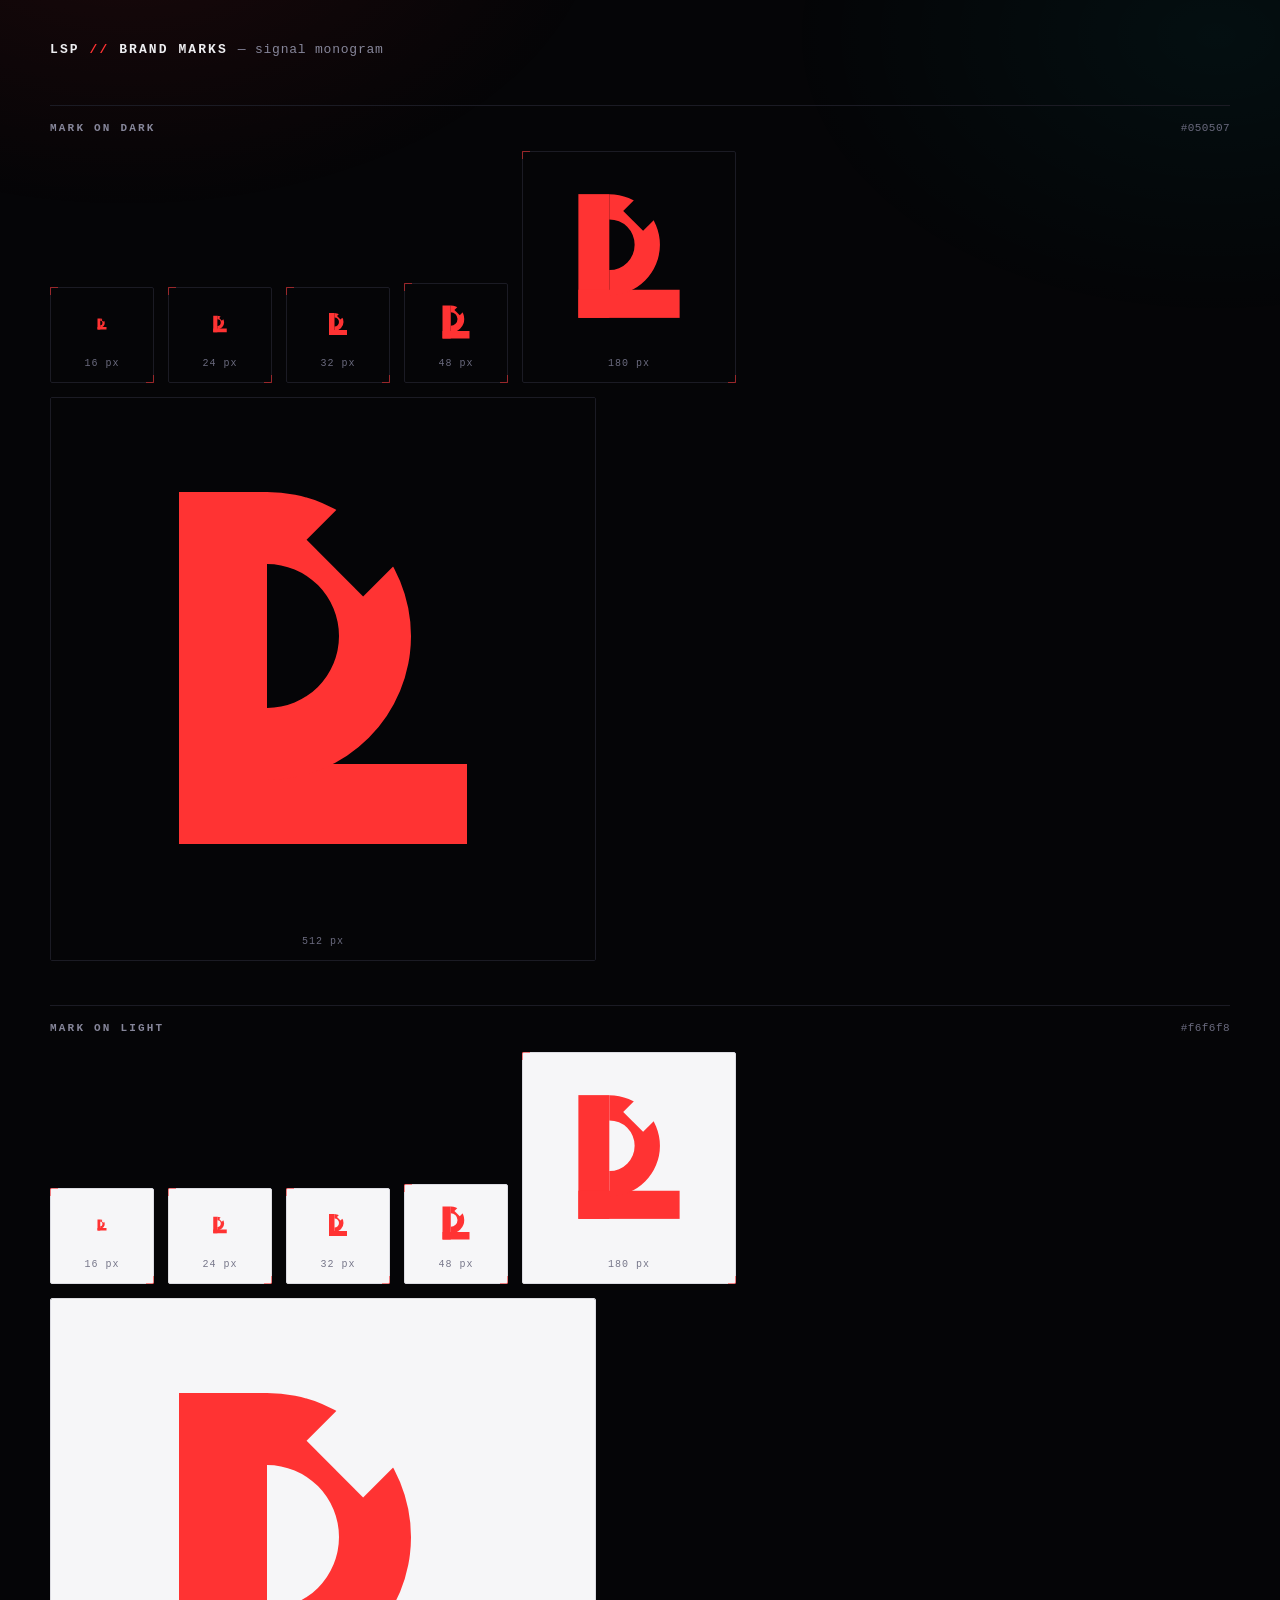
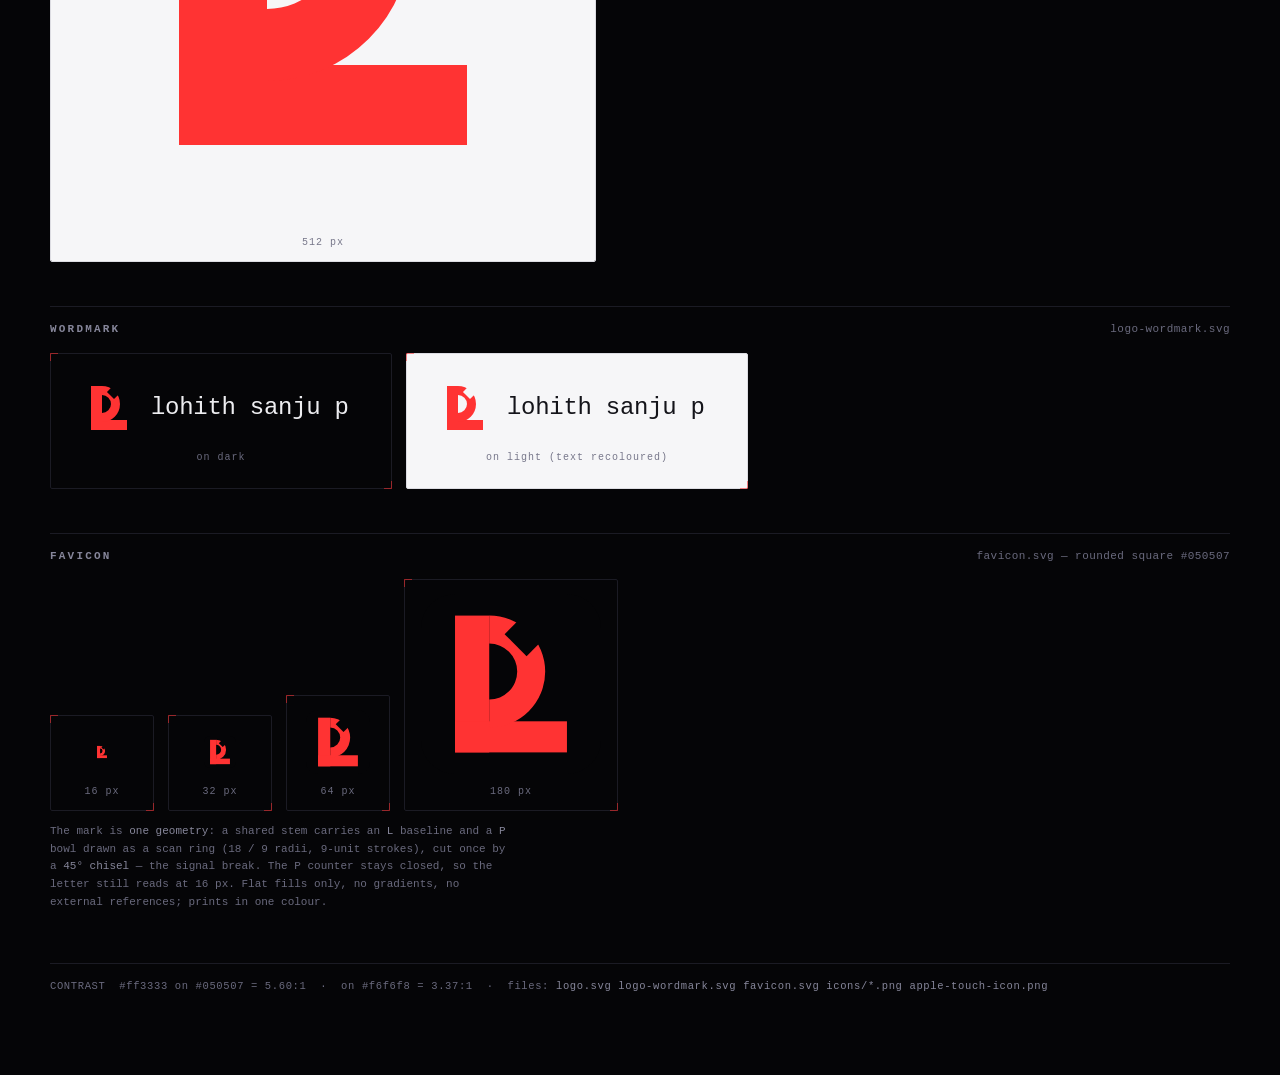
<file: assets/logo-preview.html>
<!doctype html>
<html lang="en">
<head>
<meta charset="utf-8">
<title>LSP — brand marks</title>
<meta name="viewport" content="width=device-width, initial-scale=1">
<style>
  :root{
    --bg:#050507; --panel:#0b0b11; --line:#1b1b24; --line2:#272734;
    --ink:#ededf0; --muted:#86869a; --faint:#6a6a7e;
    --red:#ff3333; --cyan:#00ffff;
    --mono: ui-monospace, "JetBrains Mono", Consolas, monospace;
  }
  *{box-sizing:border-box;margin:0;padding:0}
  body{background:var(--bg);color:var(--ink);font-family:var(--mono);font-size:13px;line-height:1.6;padding:40px 28px 80px}
  body::before{content:"";position:fixed;inset:0;z-index:-1;pointer-events:none;
    background:radial-gradient(800px 500px at 10% -10%, rgba(255,51,51,.09), transparent 60%),
               radial-gradient(700px 460px at 95% 4%, rgba(0,255,255,.045), transparent 62%)}
  .wrap{max-width:1180px;margin:0 auto}
  h1{font-size:13px;font-weight:700;letter-spacing:.16em;text-transform:uppercase;color:var(--ink)}
  h1 .sep{color:var(--red)}
  h1 .sub{color:var(--muted);font-weight:400;letter-spacing:.06em;text-transform:none}
  h2{margin:44px 0 14px;font-size:11px;font-weight:700;letter-spacing:.2em;text-transform:uppercase;color:var(--muted);
     padding-top:14px;border-top:1px solid var(--line);display:flex;justify-content:space-between;gap:20px}
  h2 span{color:var(--faint);text-transform:none;letter-spacing:.04em;font-weight:400}
  .row{display:flex;flex-wrap:wrap;gap:14px;align-items:flex-end}
  .tile{border:1px solid var(--line);position:relative;padding:14px 16px 10px;min-width:104px;border-radius:2px}
  .tile::before,.tile::after{content:"";position:absolute;width:7px;height:7px;border:1px solid var(--red);opacity:.55}
  .tile::before{left:-1px;top:-1px;border-right:0;border-bottom:0}
  .tile::after{right:-1px;bottom:-1px;border-left:0;border-top:0}
  .tile .stage{display:flex;align-items:center;justify-content:center;min-height:44px}
  .tile .cap{margin-top:10px;font-size:10px;letter-spacing:.1em;color:var(--faint);text-align:center;white-space:nowrap}
  .tile.light{background:#f6f6f8;border-color:#dcdce2}
  .tile.dark{background:#050507}
  .tile.light .cap{color:#77778a}
  .tile.scroll{max-width:100%;overflow:auto}
  svg.mark{display:block}
  .wm{display:flex;align-items:center;gap:0}
  .note{color:var(--faint);font-size:11px;margin-top:12px;max-width:70ch}
  .note b{color:var(--muted);font-weight:400}
  .light .wm text{fill:#14141a}
  .grid2{display:flex;flex-wrap:wrap;gap:14px}
  footer{margin-top:52px;padding-top:14px;border-top:1px solid var(--line);color:var(--faint);font-size:10.5px;letter-spacing:.06em}
  code{color:var(--muted)}
  @media (max-width:700px){ body{padding:26px 14px 60px} }
</style>
</head>
<body>
<div class="wrap">
  <h1>LSP <span class="sep">//</span> brand marks <span class="sub">— signal monogram</span></h1>

  <h2>Mark on dark <span>#050507</span></h2>
  <div class="row" id="dark-row"></div>

  <h2>Mark on light <span>#f6f6f8</span></h2>
  <div class="row" id="light-row"></div>

  <h2>Wordmark <span>logo-wordmark.svg</span></h2>
  <div class="grid2">
    <div class="tile dark" style="padding:22px 26px"><div class="stage" id="wm-dark"></div><div class="cap">on dark</div></div>
    <div class="tile light" style="padding:22px 26px"><div class="stage" id="wm-light"></div><div class="cap">on light (text recoloured)</div></div>
  </div>

  <h2>Favicon <span>favicon.svg — rounded square #050507</span></h2>
  <div class="row" id="fav-row"></div>

  <p class="note">The mark is <b>one geometry</b>: a shared stem carries an <b>L</b> baseline and a <b>P</b> bowl drawn as a scan ring (18 / 9 radii, 9‑unit strokes), cut once by a <b>45° chisel</b> — the signal break. The P counter stays closed, so the letter still reads at 16 px. Flat fills only, no gradients, no external references; prints in one colour.</p>

  <footer>CONTRAST &nbsp;#ff3333 on #050507 = 5.60:1 &nbsp;·&nbsp; on #f6f6f8 = 3.37:1 &nbsp;·&nbsp; files: <code>logo.svg</code> <code>logo-wordmark.svg</code> <code>favicon.svg</code> <code>icons/*.png</code> <code>apple-touch-icon.png</code></footer>
</div>

<script>
(function(){
  var DEFS = '<mask id="cut__ID__" maskUnits="userSpaceOnUse" x="0" y="0" width="64" height="64">'
           + '<rect width="64" height="64" fill="#fff"/>'
           + '<rect x="32.31" y="11.69" width="8" height="10" fill="#000" transform="rotate(-45 36.31 16.69)"/></mask>';
  var SHAPES = '<g fill="#ff3333" mask="url(#cut__ID__)">'
           + '<rect x="14" y="10" width="11" height="44"/>'
           + '<rect x="14" y="44" width="36" height="10"/>'
           + '<path d="M25 10a18 18 0 0 1 0 36V37a9 9 0 0 0 0-18z"/></g>';
  var n = 0;

  function mark(px, cls){
    var id = 'm' + (++n);
    return '<svg class="mark ' + (cls || '') + '" viewBox="0 0 64 64" width="' + px + '" height="' + px
         + '" role="img" aria-label="LSP monogram">' + DEFS.replace(/__ID__/g, id) + SHAPES.replace(/__ID__/g, id) + '</svg>';
  }
  function favicon(px){
    var id = 'm' + (++n);
    return '<svg class="mark" viewBox="0 0 64 64" width="' + px + '" height="' + px + '" role="img" aria-label="LSP icon">'
         + DEFS.replace(/__ID__/g, id)
         + '<rect width="64" height="64" rx="12" fill="#050507"/>'
         + '<g transform="translate(-3.38 -3.38) scale(1.1055)">' + SHAPES.replace(/__ID__/g, id) + '</g></svg>';
  }
  function tile(html, cap, light, extraClass){
    return '<div class="tile ' + (light ? 'light' : 'dark') + ' ' + (extraClass || '') + '">'
         + '<div class="stage">' + html + '</div><div class="cap">' + cap + '</div></div>';
  }

  var sizes = [16, 24, 32, 48, 180, 512];
  document.getElementById('dark-row').innerHTML  = sizes.map(function(s){ return tile(mark(s), s + ' px', false, s > 200 ? 'scroll' : ''); }).join('');
  document.getElementById('light-row').innerHTML = sizes.map(function(s){ return tile(mark(s), s + ' px', true,  s > 200 ? 'scroll' : ''); }).join('');
  document.getElementById('fav-row').innerHTML   = [16, 32, 64, 180].map(function(s){ return tile(favicon(s), s + ' px', false); }).join('');

  function wordmark(){
    var id = 'm' + (++n);
    return '<svg class="wm" viewBox="0 0 288 64" width="288" height="64" role="img" aria-label="Lohith Sanju P">'
         + DEFS.replace(/__ID__/g, id) + SHAPES.replace(/__ID__/g, id)
         + '<text x="74" y="38" fill="#ededf0" font-family="ui-monospace, \'JetBrains Mono\', Consolas, monospace"'
         + ' font-size="24" letter-spacing="2" textLength="200" lengthAdjust="spacing">lohith sanju p</text></svg>';
  }
  document.getElementById('wm-dark').innerHTML  = wordmark();
  document.getElementById('wm-light').innerHTML = wordmark();
})();
</script>
</body>
</html>
</file>
<file: site.css>
/* ============================================================
   Lohith Sanju P — portfolio
   dark telemetry / terminal system
   ============================================================ */

/* ---------- tokens ---------- */
:root{
  --bg:        #050507;
  --bg-2:      #08080c;
  --panel:     #0b0b11;
  --panel-2:   #101018;
  --line:      #1b1b24;
  --line-2:    #272734;
  --ink:       #ededf0;
  --ink-2:     #b6b6c2;
  --muted:     #86869a;
  --faint:     #6a6a7e;
  --red:       #ff3333;
  --red-2:     #ff6363;
  --red-dim:   #9c1420;
  --cyan:      #00ffff;
  --ok:        #2ee6a0;
  --mono: "JetBrains Mono", ui-monospace, "SF Mono", Menlo, Consolas, monospace;
  --sans: "Inter", system-ui, -apple-system, "Segoe UI", Roboto, sans-serif;
  --nav-h: 64px;
  --pad: clamp(18px, 4vw, 48px);
  --max: 1240px;
  --ease: cubic-bezier(.22,.61,.36,1);
  --ring: rgba(255,51,51,.55);
}

/* Reset & globals */
*,*::before,*::after{ margin:0; padding:0; box-sizing:border-box; }
html{ scroll-behavior:smooth; -webkit-text-size-adjust:100%; background:#050507; color-scheme:dark; }
[data-theme="light"]{ background:#f4f4f7 !important; color-scheme:light; }
body{
  font-family:var(--sans);
  background:var(--bg);
  color:var(--ink);
  line-height:1.65;
  overflow-x:hidden;
  -webkit-font-smoothing:antialiased;
  text-rendering:optimizeLegibility;
}

/* Ambient background */
body::before{
  content:""; position:fixed; inset:0; z-index:-2; pointer-events:none;
  background:
    radial-gradient(900px 620px at 12% -6%, rgba(255,51,51,.10), transparent 62%),
    radial-gradient(760px 560px at 92% 8%, rgba(0,255,255,.05), transparent 60%),
    var(--bg);
}

.grain{
  position:fixed; inset:0; z-index:0; pointer-events:none; opacity:.035; mix-blend-mode:overlay;
  background-image:url("data:image/svg+xml,%3Csvg xmlns='http://www.w3.org/2000/svg' width='140' height='140'%3E%3Cfilter id='n'%3E%3CfeTurbulence type='fractalNoise' baseFrequency='.85' numOctaves='3'/%3E%3C/filter%3E%3Crect width='140' height='140' filter='url(%23n)'/%3E%3C/svg%3E");
}
#fx{ position:fixed; inset:0; width:100%; height:100%; z-index:0; pointer-events:none; }

::selection{ background:rgba(255,51,51,.28); color:#fff; }
::-webkit-scrollbar{ width:10px; }
::-webkit-scrollbar-track{ background:#07070a; }
::-webkit-scrollbar-thumb{ background:#22222d; border:2px solid #07070a; border-radius:8px; }
::-webkit-scrollbar-thumb:hover{ background:var(--red-dim); }

a{ color:inherit; text-decoration:none; }
img{ max-width:100%; display:block; }
button{ font:inherit; color:inherit; background:none; border:0; cursor:pointer; }
ul{ list-style:none; }

:focus-visible{ outline:2px solid var(--red); outline-offset:3px; }
.skip-link{ position:fixed; top:-60px; left:16px; z-index:9999; background:var(--red); color:#0a0a0a; padding:10px 18px; font-family:var(--mono); font-size:12px; letter-spacing:.1em; text-transform:uppercase; transition:top .2s; }
.skip-link:focus{ top:16px; }

/* ---------- custom cursor ---------- */
.cursor-dot,.cursor-ring{ position:fixed; top:0; left:0; pointer-events:none; z-index:9998; opacity:0; }
.cursor-dot{ width:6px; height:6px; background:var(--red); border-radius:50%; }
.cursor-ring{ width:38px; height:38px; border:1px solid var(--ring); border-radius:50%; transition:width .22s var(--ease), height .22s var(--ease); opacity:1; }
.cursor-ring.is-hot{ width:56px; height:56px; border-color:var(--red); background:rgba(255,51,51,.08); }
body.has-cursor .cursor-dot,body.has-cursor .cursor-ring{ opacity:1; }

/* ---------- scroll progress ---------- */
.scroll-progress{ position:fixed; inset:0 0 auto 0; height:3px; background:transparent; z-index:1200; }
.scroll-progress i{ display:block; height:100%; width:0; background:linear-gradient(90deg, var(--red), var(--red-2) 55%, var(--cyan)); box-shadow:0 0 14px rgba(255,51,51,.55); }

/* ============================================================
   NAV
   ============================================================ */
.nav{ position:fixed; top:0; left:0; right:0; z-index:1100; height:var(--nav-h); display:flex; align-items:center; border-bottom:1px solid transparent; transition:background .3s; }
.nav.is-stuck{ background:rgba(5,5,7,.88); backdrop-filter:blur(16px); border-bottom-color:var(--line); }
.nav-inner{ width:100%; max-width:var(--max); margin:0 auto; padding:0 var(--pad); display:flex; align-items:center; justify-content:space-between; gap:20px; }
.brand{ display:flex; align-items:center; gap:10px; font-family:var(--mono); font-size:12px; }
.brand-mark{ font-weight:700; font-size:16px; padding:3px 10px; border-radius:4px; background:linear-gradient(180deg,#13131c,#0a0a10); }
.brand-sep{ color:var(--red); font-weight:700; }
.brand-sub{ color:var(--muted); }

.nav-links{ display:flex; align-items:center; gap:4px; }
.nav-link{ position:relative; font-family:var(--mono); font-size:12px; color:var(--muted); padding:7px 10px; border-radius:4px; transition:color .2s; }
.nav-link span{ font-size:9px; color:var(--faint); }
.nav-link:hover span{ color:var(--red); }
.nav-link.is-active{ color:var(--ink); }
.nav-link.is-active span{ color:var(--red); }
.nav-link.is-active::after{ content:""; position:absolute; left:12px; right:12px; bottom:4px; height:2px; background:var(--red); box-shadow:0 0 10px var(--red); }

.nav-right{ display:flex; align-items:center; gap:16px; }
.chip-live{ display:inline-flex; gap:8px; font-family:var(--mono); font-size:10px; color:var(--ok); border:1px solid rgba(46,230,160,.28); background:rgba(46,230,160,.06); padding:5px 12px; border-radius:4px; }
.chip-live i{ width:6px; height:6px; border-radius:50%; background:var(--ok); }

.nav-toggle{ display:none; width:42px; height:42px; flex-direction:column; align-items:center; justify-content:center; gap:6px; border:1px solid var(--line-2); border-radius:6px; background:rgba(255,255,255,.02); transition:border-color .25s, background .25s; }
.nav-toggle:hover{ border-color:var(--red); }
.nav-toggle span{ display:block; width:18px; height:2px; border-radius:2px; background:var(--ink-2); transition:transform .28s var(--ease), background .2s; }
.nav-toggle[aria-expanded="true"]{ border-color:rgba(255,51,51,.5); background:rgba(255,51,51,.08); }
.nav-toggle[aria-expanded="true"] span{ background:var(--red); }
.nav-toggle[aria-expanded="true"] span:nth-child(1){ transform:translateY(4px) rotate(45deg); }
.nav-toggle[aria-expanded="true"] span:nth-child(2){ transform:translateY(-4px) rotate(-45deg); }
.nav-scrim{ position:fixed; inset:var(--nav-h) 0 0; z-index:1050; background:rgba(3,3,5,.74); backdrop-filter:blur(6px); animation:fade .22s var(--ease); }

/* ============================================================
   HERO
   ============================================================ */
.hero{ position:relative; min-height:100vh; padding:calc(var(--nav-h) + clamp(40px,8vh,90px)) var(--pad) 90px; max-width:var(--max); margin:0 auto; display:flex; flex-direction:column; justify-content:center; }
.hero-grid{ display:grid; grid-template-columns:minmax(0,1.5fr) minmax(0,.75fr); gap:clamp(32px,6vw,80px); align-items:center; }
.kicker{ display:flex; gap:12px; font-family:var(--mono); font-size:12px; color:var(--ink-2); margin-bottom:26px; }
.kicker-bar{ width:28px; height:2px; background:var(--red); box-shadow:0 0 12px var(--red); }

.hero-name{ font-size:clamp(3rem, 8vw, 5.8rem); font-weight:800; line-height:.92; letter-spacing:-.04em; margin-bottom:20px; }
.hero-name-accent{ color:transparent; background:linear-gradient(100deg, var(--red) 0%, #ff7b6d 55%, var(--red) 100%); -webkit-background-clip:text; background-clip:text; }
.hero-name-mark{ color:var(--red); font-weight:500; }

.hero-role{ font-family:var(--mono); font-size:clamp(13px,1.6vw,15px); text-transform:uppercase; color:var(--ink-2); display:flex; align-items:center; gap:8px; margin-bottom:22px; }
.prompt{ color:var(--red); }
.caret{ display:inline-block; width:10px; height:1.05em; background:var(--red); animation:blink 1.1s steps(2,end) infinite; vertical-align:-2px; }

.hero-desc{ color:var(--ink-2); font-size:clamp(1rem,1.2vw,1.1rem); max-width:64ch; margin-bottom:34px; line-height:1.8; }
.hero-desc strong{ color:var(--ink); font-weight:600; }

.hero-cta{ display:flex; flex-wrap:wrap; gap:14px; margin-bottom:34px; }

.btn{ display:inline-flex; gap:10px; font-family:var(--mono); font-size:12px; padding:12px 22px; border-radius:5px; border:1px solid var(--line-2); color:var(--ink); background:rgba(255,255,255,.02); transition:transform .18s, background .2s, border-color .2s, color .2s; }
.btn:hover{ transform:translate(-1px,-1px); }
.btn-primary{ background:var(--red); border-color:var(--red); color:#0a0a0a; font-weight:700; }
.btn-primary:hover{ background:var(--red-2); border-color:var(--red-2); }
.btn-ghost{ color:var(--ink-2); }
.btn-ghost:hover{ border-color:var(--red); color:var(--ink); }

.hero-meta{ display:flex; flex-wrap:wrap; gap:10px 26px; font-family:var(--mono); font-size:12px; color:var(--muted); }
.hero-meta li{ display:flex; gap:10px; letter-spacing:.04em; }
.mi{ color:var(--red); font-size:12px; }

/* portrait */
.hero-side{ display:flex; justify-content:flex-end; }
.portrait{ width:100%; max-width:340px; }
.portrait-frame{ position:relative; border:1px solid var(--line-2); border-radius:8px; overflow:hidden; background:var(--panel); aspect-ratio:4/5; box-shadow:0 30px 70px -30px rgba(0,0,0,.9); }
.portrait-frame img{ width:100%; height:100%; object-fit:cover; object-position:50% 18%; filter:grayscale(.55) contrast(1.08) brightness(.94); transition:filter .6s, transform .8s; }
.portrait:hover .portrait-frame img{ filter:grayscale(0) contrast(1.02) brightness(1); transform:scale(1.045); }
.portrait-tint{ position:absolute; inset:0; pointer-events:none; background:linear-gradient(180deg, rgba(5,5,7,0) 48%, rgba(5,5,7,.58) 92%, rgba(5,5,7,.95) 100%), radial-gradient(140% 85% at 75% 0%, rgba(255,51,51,.18), transparent 58%); mix-blend-mode:screen; }
.portrait-scan{ position:absolute; inset:0; pointer-events:none; opacity:.55; background:repeating-linear-gradient(180deg, rgba(255,255,255,.06) 0 1px, transparent 1px 3px); mix-blend-mode:overlay; }
.corner{ position:absolute; width:18px; height:18px; border:1.8px solid rgba(255,51,51,.95); }
.corner.tl{ top:12px; left:12px; border-right:0; border-bottom:0; }
.corner.tr{ top:12px; right:12px; border-left:0; border-bottom:0; }
.corner.bl{ bottom:12px; left:12px; border-right:0; border-top:0; }
.corner.br{ bottom:12px; right:12px; border-left:0; border-top:0; }
.portrait-rec,.portrait-ver{ position:absolute; z-index:4; font-family:var(--mono); font-size:10px; text-transform:uppercase; padding:4px 9px; background:rgba(5,5,7,.78); border:1px solid var(--line-2); color:var(--ink-2); }
.portrait-rec{ top:16px; left:50%; transform:translateX(-50%); display:flex; gap:8px; color:#ffd9d9; }
.portrait-rec i{ width:6px; height:6px; border-radius:50%; background:var(--red); animation:blink 1.5s; }
.portrait-ver{ bottom:16px; right:18px; }
.portrait-meta{ display:grid; grid-template-columns:1fr 1fr 1fr; gap:2px; margin-top:10px; border:1px solid var(--line); background:var(--line); }
.portrait-meta div{ background:var(--panel); padding:10px 12px; }
.portrait-meta span{ display:block; font-family:var(--mono); font-size:9.5px; color:var(--muted); }
.portrait-meta b{ font-family:var(--mono); font-size:11px; color:var(--ink); }

/* terminal */
.terminal{ margin-top:clamp(40px,6vw,68px); border:1px solid var(--line); border-radius:8px; overflow:hidden; background:linear-gradient(180deg, rgba(12,12,18,.96), rgba(7,7,11,.96)); }
.terminal-bar{ display:flex; justify-content:space-between; gap:16px; padding:10px 16px; border-bottom:1px solid var(--line); font-family:var(--mono); font-size:11px; color:var(--muted); }
.t-dots{ display:flex; gap:6px; }
.t-dots i{ width:9px; height:9px; border-radius:50%; background:#2a2a35; }
.t-title{ color:var(--ink-2); }
.t-badge b{ color:var(--ok); }
.terminal-body{ padding:16px 4px 16px 0; font-family:var(--mono); font-size:13px; line-height:1.5; }
.t-line{ display:flex; gap:18px; padding:0 16px; white-space:pre; }
.t-ln{ color:#4a4a5a; user-select:none; min-width:16px; text-align:right; }
.t-code{ color:var(--ink-2); }
.t-p{ color:var(--red); }
.t-pipe{ color:#5a5a6e; }

.scroll-cue{ position:absolute; left:50%; bottom:22px; transform:translateX(-50%); display:flex; flex-direction:column; gap:10px; font-family:var(--mono); font-size:10px; color:var(--muted); }
.scroll-cue span{ width:2px; height:40px; background:linear-gradient(180deg, var(--red), transparent); animation:cue 2.4s infinite; }
@keyframes cue{ 0%{ transform:scaleY(.15); opacity:0; } 45%{ opacity:1; } 100%{ transform:scaleY(1); opacity:0; } }

/* ticker */
.ticker{ overflow:hidden; border-top:1px solid var(--line); border-bottom:1px solid var(--line); background:rgba(255,255,255,.014); }
.ticker-track{ display:flex; gap:22px; width:max-content; padding:14px 0; font-family:var(--mono); font-size:12px; text-transform:uppercase; color:var(--faint); animation:marquee 45s linear infinite; }
.ticker-track b{ color:var(--red); opacity:.65; }
@keyframes marquee{ to{ transform:translateX(-50%); } }

/* ============================================================
   SECTIONS
   ============================================================ */
.section{ position:relative; z-index:1; max-width:var(--max); margin:0 auto; padding:clamp(80px,10vw,140px) var(--pad); }
.section-head{ display:flex; gap:22px; margin-bottom:clamp(40px,5vw,62px); }
.section-idx{ font-family:var(--mono); font-size:12px; color:var(--red); padding:5px 12px; border:1px solid rgba(255,51,51,.4); background:rgba(255,51,51,.08); border-radius:5px; }
.section-tag{ font-family:var(--mono); font-size:12px; text-transform:uppercase; color:var(--red); margin-bottom:10px; }
.section-title{ font-size:clamp(2rem,4vw,3.2rem); font-weight:800; }
.section-sub{ color:var(--muted); margin-top:12px; max-width:60ch; }
.section-rule{ flex:1; height:2px; background:linear-gradient(90deg, var(--line-2), rgba(0,255,255,.12) 58%, transparent); margin-top:26px; }

.reveal{ opacity:0; transform:translateY(28px); transition:opacity .75s, transform .75s; }
.reveal.is-in{ opacity:1; transform:none; }

@media (prefers-reduced-motion: reduce){
  .reveal{ opacity:1 !important; transform:none !important; }
  *{ animation-duration:.001ms !important; transition-duration:.001ms !important; }
  html{ scroll-behavior:auto; }
}

/* ============================================================
   ABOUT
   ============================================================ */
.about-grid{ display:grid; grid-template-columns:minmax(0,1.6fr) minmax(0,1fr); gap:clamp(36px,5vw,64px); }
.about-text p{ color:var(--ink-2); margin-bottom:20px; max-width:68ch; line-height:1.88; }
.about-text strong{ color:var(--ink); }
.callout{ display:flex; gap:16px; padding:22px 24px; margin:28px 0; border:1px solid rgba(255,51,51,.28); border-left:3px solid var(--red); background:linear-gradient(90deg, rgba(255,51,51,.10), rgba(255,51,51,.02)); }
.callout i{ color:var(--red); margin-top:6px; }

.about-panel{ border:1px solid var(--line); border-radius:8px; overflow:hidden; background:linear-gradient(180deg, var(--panel-2), var(--panel)); box-shadow:0 28px 65px -40px #000; position:sticky; top:calc(var(--nav-h) + 28px); }
.panel-head{ display:flex; justify-content:space-between; padding:11px 16px; border-bottom:1px solid var(--line); font-family:var(--mono); font-size:11px; color:var(--muted); }
.panel-dots i{ width:7px; height:7px; border-radius:50%; background:#2f2f3c; }
.kv div{ display:grid; grid-template-columns:80px 1fr; gap:14px; padding:11px 16px; border-bottom:1px solid rgba(255,255,255,.04); font-family:var(--mono); font-size:12px; }
.kv dt{ color:var(--muted); text-transform:uppercase; font-size:10.5px; }
.kv dd{ color:var(--ink); }
.kv-accent dd{ color:var(--red-2); font-weight:500; }
.panel-foot{ padding:12px 16px; border-top:1px solid var(--line); font-family:var(--mono); font-size:10.5px; color:var(--muted); background:rgba(255,255,255,.014); }

.stats{ display:grid; grid-template-columns:repeat(4,1fr); gap:2px; margin-top:clamp(40px,5vw,62px); border:1px solid var(--line); border-radius:8px; background:var(--line); }
.stat{ background:var(--panel); padding:26px 22px; }
.stat-num{ font-family:var(--mono); font-size:clamp(1.8rem,3.2vw,2.6rem); font-weight:700; color:var(--ink); display:flex; gap:2px; }
.stat-num sup{ font-size:.5rem; color:var(--faint); margin-top:.3em; }
.stat-lbl{ font-family:var(--mono); font-size:11px; text-transform:uppercase; color:var(--muted); margin-top:10px; }

/* ============================================================
   EXPERIENCE
   ============================================================ */
.timeline{ position:relative; display:grid; gap:26px; }
.timeline::before{ content:""; position:absolute; left:18px; top:14px; bottom:14px; width:2px; background:linear-gradient(180deg, rgba(255,51,51,.65), transparent 65%); }
.exp{ position:relative; padding-left:54px; }
.exp-node{ position:absolute; left:0; top:28px; width:36px; height:36px; border-radius:50%; display:flex; align-items:center; justify-content:center; background:var(--bg-2); border:1px solid rgba(255,51,51,.45); color:var(--red); font-size:12px; box-shadow:0 0 0 8px var(--bg); }
.exp-card{ border:1px solid var(--line); border-radius:8px; padding:28px 30px; background:linear-gradient(180deg, var(--panel-2), var(--panel)); transition:border-color .35s, transform .35s; }
.exp:hover .exp-card{ border-color:rgba(255,51,51,.42); transform:translateY(-4px); }
.exp-top{ display:flex; flex-wrap:wrap; gap:12px 18px; margin-bottom:8px; }
.exp-top h3{ font-size:1.22rem; font-weight:700; }
.exp-date{ font-family:var(--mono); font-size:11px; color:var(--red-2); border:1px solid rgba(255,51,51,.32); background:rgba(255,51,51,.08); padding:5px 12px; border-radius:4px; }
.exp-org{ color:var(--muted); margin-bottom:16px; }
.exp-lead{ color:var(--ink-2); margin-bottom:16px; }
.exp-list{ display:grid; gap:10px; margin-bottom:18px; }
.exp-list li{ position:relative; padding-left:22px; color:var(--ink-2); }
.exp-list li::before{ content:"▸"; position:absolute; left:0; color:var(--red); }
.tags li{ display:inline-block; font-family:var(--mono); font-size:11px; padding:4px 10px; border:1px solid var(--line-2); border-radius:4px; }
.exp-card:hover .tags li{ border-color:rgba(255,51,51,.32); }

/* ============================================================
   SKILLS
   ============================================================ */
.skills-grid{ display:grid; grid-template-columns:repeat(auto-fit,minmax(280px,1fr)); gap:16px; }
.skill-card{ position:relative; border:1px solid var(--line); border-radius:8px; padding:24px; background:linear-gradient(180deg, var(--panel-2), var(--panel)); transition:border-color .35s, transform .35s; }
.skill-card:hover{ border-color:rgba(255,51,51,.38); transform:translateY(-5px); }
.skill-head{ display:flex; gap:12px; margin-bottom:16px; }
.skill-id{ font-family:var(--mono); font-size:11px; color:var(--red); }
.skill-head h3{ font-size:1.04rem; font-weight:600; flex:1; }
.skill-head i{ color:var(--faint); transition:color .3s; }
.skill-card:hover .skill-head i{ color:var(--red); }

/* ============================================================
   PROJECTS
   ============================================================ */
.filters{ display:flex; gap:10px; margin-bottom:28px; }
.filter{ display:inline-flex; gap:10px; font-family:var(--mono); font-size:12px; padding:8px 14px; border:1px solid var(--line-2); border-radius:5px; background:rgba(255,255,255,.018); transition:all .22s; }
.filter span{ font-size:10px; color:var(--faint); }
.filter:hover{ color:var(--ink); border-color:#4a4a5a; }
.filter.is-active{ color:#0a0a0a; background:var(--red); border-color:var(--red); font-weight:700; }
.filter.is-active span{ color:rgba(10,10,10,.5); }

.projects{ display:grid; grid-template-columns:repeat(auto-fill,minmax(320px,1fr)); gap:16px; }
.project{ position:relative; display:flex; flex-direction:column; border:1px solid var(--line); border-radius:8px; padding:24px; background:linear-gradient(180deg, var(--panel-2), var(--panel)); transition:border-color .35s, transform .35s; }
.project:hover{ border-color:rgba(255,51,51,.42); transform:translateY(-6px); }
.project::before{ content:""; position:absolute; inset:0; pointer-events:none; opacity:0; transition:opacity .35s; background:radial-gradient(460px circle at var(--mx,50%) var(--my,0%), rgba(255,51,51,.12), transparent 65%); }
.project:hover::before{ opacity:1; }
.project-top{ display:flex; justify-content:space-between; margin-bottom:16px; }
.project-idx{ font-family:var(--mono); font-size:11px; color:var(--faint); }
.badge{ font-family:var(--mono); font-size:10px; padding:5px 10px; border-radius:4px; border:1px solid var(--line-2); color:var(--muted); }
.badge-live{ color:var(--ok); border-color:rgba(46,230,160,.32); background:rgba(46,230,160,.08); }
.badge-you{ color:var(--cyan); border-color:rgba(0,255,255,.32); background:rgba(0,255,255,.07); }
.project h3{ font-size:1.12rem; font-weight:700; margin-bottom:12px; }
.project p{ color:var(--muted); font-size:.92rem; margin-bottom:16px; flex:1; }
.metrics{ display:flex; gap:8px 18px; font-family:var(--mono); font-size:11px; color:var(--muted); }
.metrics b{ color:var(--ink); font-weight:700; }
.project-links a{ display:inline-flex; gap:8px; color:var(--muted); transition:color .22s; }
.project-links a:hover{ color:var(--red); }

.project.is-hidden{ display:none; }

/* ============================================================
   CERTIFICATIONS — collapsible vault
   ============================================================ */
.vault{ border:1px solid var(--line); border-radius:8px; background:linear-gradient(180deg, var(--panel-2), var(--panel)); overflow:hidden; box-shadow:0 30px 70px -55px #000; }
.vault-toggle{ display:flex; align-items:center; gap:16px; width:100%; padding:16px 20px; text-align:left; transition:background .25s; }
.vault-toggle:hover{ background:rgba(255,51,51,.055); }
.vault-icon{ flex:none; width:42px; height:42px; display:grid; place-items:center; border:1px solid rgba(255,51,51,.34); border-radius:6px; color:var(--red); background:rgba(255,51,51,.08); font-size:14px; transition:box-shadow .3s, color .3s; }
.vault-toggle:hover .vault-icon{ box-shadow:0 0 22px -6px rgba(255,51,51,.7); }
.vault-copy{ display:flex; flex-direction:column; gap:3px; flex:1; min-width:0; }
.vault-title{ font-family:var(--mono); font-size:11.5px; letter-spacing:.15em; text-transform:uppercase; color:var(--ink); }
.vault-sub{ font-family:var(--mono); font-size:10.5px; letter-spacing:.04em; color:var(--muted); }
.vault-cta{ flex:none; display:inline-flex; align-items:center; gap:9px; font-family:var(--mono); font-size:10.5px; letter-spacing:.14em; text-transform:uppercase; color:var(--red); }
.vault-cta i{ font-size:10px; transition:transform .4s var(--ease); }
.vault-toggle[aria-expanded="true"] .vault-cta i{ transform:rotate(180deg); }
.vault-toggle[aria-expanded="true"] .vault-icon{ background:rgba(255,51,51,.16); }

.certs-panel{ display:grid; grid-template-rows:0fr; transition:grid-template-rows .5s var(--ease); }
.certs-panel.is-open,.certs-panel[aria-hidden="false"],.certs-panel:not([aria-hidden]),.projects-clip{ grid-template-rows:1fr !important; }
.certs-panel.is-open{ grid-template-rows:1fr; }
.certs-clip{ overflow:hidden; min-height:0; }
.certs{ display:grid; grid-template-columns:repeat(auto-fill,minmax(250px,1fr)); gap:10px; padding:4px 20px 0; border-top:1px solid transparent; transition:border-color .3s; }
.certs-panel.is-open .certs{ border-top-color:var(--line); }

.cert{ position:relative; display:grid; grid-template-columns:auto minmax(0,1fr) auto; grid-template-areas:"idx name arrow" "idx sub arrow" "idx meta arrow"; align-items:start; gap:2px 13px; text-align:left; border:1px solid var(--line); border-radius:6px; padding:14px 16px; background:linear-gradient(180deg, var(--panel-2), var(--panel)); transition:border-color .28s, transform .28s, background .28s; }
.cert::after{ content:""; position:absolute; inset:0; pointer-events:none; opacity:0; transition:opacity .3s; background:radial-gradient(240px circle at var(--mx,50%) var(--my,0%), rgba(255,51,51,.10), transparent 70%); }
.cert:hover{ border-color:rgba(255,51,51,.4); transform:translateY(-3px); }
.cert:hover::after{ opacity:1; }
.cert:focus-visible{ border-color:var(--red); }
.cert-idx{ grid-area:idx; font-family:var(--mono); font-size:10.5px; color:var(--muted); padding-top:3px; }
.cert-name{ grid-area:name; font-size:.93rem; font-weight:600; line-height:1.35; }
.cert-sub{ grid-area:sub; font-family:var(--mono); font-size:10px; letter-spacing:.05em; text-transform:uppercase; color:var(--ink-2); opacity:.82; }
.cert-meta{ grid-area:meta; font-family:var(--mono); font-size:9.5px; color:var(--muted); margin-top:5px; }
.cert-arrow{ grid-area:arrow; align-self:center; color:var(--faint); font-size:13px; transition:color .28s, transform .28s; }
.cert:hover .cert-idx,.cert:hover .cert-arrow{ color:var(--red); }
.cert:hover .cert-arrow{ transform:translate(2px,-2px); }

.certs-panel.is-open .cert{ animation:certIn .42s var(--ease) both; animation-delay:calc(var(--i, 0) * 16ms); }
@keyframes certIn{ from{ opacity:0; transform:translateY(14px); } to{ opacity:1; transform:none; } }

.certs-foot{ display:flex; align-items:center; justify-content:space-between; gap:16px; flex-wrap:wrap; padding:16px 20px 18px; }
.certs-note{ display:inline-flex; align-items:center; gap:9px; font-family:var(--mono); font-size:10.5px; color:var(--muted); }
.certs-note i{ color:var(--ok); font-size:10px; }
.certs-foot .btn{ flex:none; }

/* ============================================================
   BLOG
   ============================================================ */
.posts{ display:grid; grid-template-columns:repeat(auto-fit,minmax(290px,1fr)); gap:16px; }
.post{ display:flex; flex-direction:column; border:1px solid var(--line); border-radius:8px; padding:24px; background:linear-gradient(180deg, var(--panel-2), var(--panel)); transition:border-color .35s, transform .35s; }
.post:hover{ border-color:rgba(255,51,51,.36); transform:translateY(-4px); }
.post-top{ display:flex; justify-content:space-between; margin-bottom:16px; }
.post-cat{ font-family:var(--mono); font-size:11px; text-transform:uppercase; color:var(--red-2); border:1px solid rgba(255,51,51,.28); background:rgba(255,51,51,.08); padding:5px 10px; border-radius:4px; }
.post-date{ font-family:var(--mono); font-size:11px; color:var(--faint); }
.post h3{ font-size:1.06rem; font-weight:650; margin-bottom:12px; }
.post p{ color:var(--muted); font-size:.94rem; margin-bottom:18px; flex:1; }
.post-more{ display:inline-flex; gap:8px; color:var(--ink-2); border-bottom:1px solid transparent; padding-bottom:2px; transition:color .2s, gap .2s; }
.post-more:hover{ color:var(--red); gap:14px; }

/* ============================================================
   CONTACT
   ============================================================ */
.contact-grid{ display:grid; grid-template-columns:repeat(auto-fit,minmax(260px,1fr)); gap:14px; margin-bottom:28px; }
.contact{ display:grid; grid-template-columns:1fr auto; gap:6px; border:1px solid var(--line); border-radius:8px; padding:22px 24px; background:linear-gradient(180deg, var(--panel-2), var(--panel)); transition:border-color .28s, transform .28s; }
.contact:hover{ border-color:rgba(255,51,51,.4); transform:translateY(-4px); }
.contact-k{ font-family:var(--mono); font-size:11px; text-transform:uppercase; color:var(--muted); }
.contact-v{ grid-column:1 / span 2; font-family:var(--mono); font-size:.94rem; color:var(--ink); word-break:break-all; }
.contact-arrow{ grid-row:1; grid-column:2; color:var(--faint); transition:color .28s, transform .28s; }
.contact:hover .contact-arrow{ color:var(--red); transform:translate(2px,-2px); }
.contact-band{ display:flex; gap:20px; border:1px solid rgba(255,51,51,.28); border-radius:8px; padding:28px 30px; background:linear-gradient(100deg, rgba(255,51,51,.10), transparent); }
.contact-cta{ font-size:clamp(1.05rem,1.8vw,1.35rem); font-weight:600; }

/* ============================================================
   FOOTER
   ============================================================ */
.footer{ position:relative; z-index:1; border-top:1px solid var(--line); background:rgba(3,3,5,.4); }
.footer-inner{ max-width:var(--max); margin:0 auto; padding:26px var(--pad); display:flex; justify-content:space-between; gap:14px; font-family:var(--mono); font-size:11px; }
.footer-dim{ color:var(--muted); }

/* ============================================================
   HUD
   ============================================================ */
.hud{ position:fixed; left:50%; bottom:18px; transform:translateX(-50%); z-index:1000; display:flex; gap:12px; padding:8px 16px; border-radius:6px; background:rgba(8,8,14,.88); border:1px solid var(--line); backdrop-filter:blur(14px); font-family:var(--mono); font-size:10.5px; color:var(--ink-2); max-width:calc(100vw - 28px); overflow:hidden; }
.hud-item{ display:inline-flex; gap:8px; }
.hud-item b{ color:#8c8c9e; font-weight:500; }
.hud-dot{ width:6px; height:6px; border-radius:50%; background:var(--ok); }
.hud-sep{ width:2px; height:14px; background:var(--line-2); }
.to-top{ position:fixed; right:22px; bottom:18px; width:42px; height:42px; display:flex; align-items:center; justify-content:center; border:1px solid var(--line-2); border-radius:6px; color:var(--ink-2); background:rgba(8,8,14,.9); opacity:0; transform:translateY(14px); transition:opacity .3s, transform .3s; box-shadow:0 8px 20px -6px rgba(0,0,0,.35); }
.to-top.is-on{ opacity:1; transform:none; }
.to-top:hover{ border-color:var(--red); color:var(--red); }

/* ============================================================
   MODALS
   ============================================================ */
.modal{ position:fixed; inset:0; z-index:2000; display:none; align-items:center; justify-content:center; padding:24px; background:rgba(3,3,5,.92); backdrop-filter:blur(12px); overscroll-behavior:contain; }
.modal.is-open{ display:flex; animation:fade .22s var(--ease); }
@keyframes fade{ from{ opacity:0; } }
@keyframes blink{ 50%{ opacity:0; } }
.modal-card{ width:100%; max-width:900px; max-height:92vh; max-height:92dvh; overflow-y:auto; overscroll-behavior:contain; -webkit-overflow-scrolling:touch; border:1px solid var(--line-2); border-radius:10px; background:linear-gradient(180deg, #0e0e15, #08080d); box-shadow:0 45px 120px -45px #000; }
.modal-card-post{ max-width:760px; }
.modal-head{ display:flex; justify-content:space-between; gap:20px; padding:24px 26px 16px; border-bottom:1px solid var(--line); position:sticky; top:0; z-index:2; background:rgba(12,12,20,.98); }
.modal-kicker{ font-family:var(--mono); font-size:11px; text-transform:uppercase; color:var(--red); margin-bottom:8px; }
.modal-head h3{ font-size:1.32rem; font-weight:700; }
.modal-sub{ color:var(--muted); font-family:var(--mono); font-size:11.5px; margin-top:6px; }
.modal-x{ flex:none; width:36px; height:36px; display:flex; align-items:center; justify-content:center; border:1px solid var(--line-2); border-radius:5px; color:var(--ink-2); font-size:14px; transition:all .22s; }
.modal-x:hover{ border-color:var(--red); color:var(--red); transform:rotate(90deg); }
.modal-body{ padding:22px 26px 26px; }
.cert-frame{ border:1px solid var(--line); border-radius:7px; overflow:hidden; background:#0a0a0e; margin-bottom:20px; min-height:340px; }
.cert-frame embed{ width:100%; height:480px; display:block; }
.cert-poster{ display:none; }
.modal-actions{ display:flex; gap:12px; margin-top:20px; flex-wrap:wrap; }
.modal-actions .btn{ flex:1; justify-content:center; min-width:140px; }
.post-body p{ color:var(--ink-2); margin-bottom:18px; font-size:1rem; }
.post-body h4{ color:var(--ink); font-size:1.08rem; font-weight:700; margin:28px 0 14px; padding-left:14px; border-left:3px solid var(--red); display:flex; gap:11px; }
.post-body li{ position:relative; padding-left:24px; color:var(--ink-2); }
.post-body li::before{ content:"▸"; position:absolute; left:0; color:var(--red); }

/* ============================================================
   RESPONSIVE
   ============================================================ */
@media (max-width:1080px){
  .nav-link span{ display:none; }
}

@media (max-width:900px){
  .hero-grid{ grid-template-columns:1fr; }
  .hero-side{ order:-1; justify-content:flex-start; }
  .portrait{ max-width:280px; }
  .about-grid{ grid-template-columns:1fr; }
  .about-panel{ position:static; }
  .stats{ grid-template-columns:repeat(2,1fr); }
  .chip-live{ display:none; }
  .nav-toggle{ display:flex; }
  .nav-links{ position:fixed; top:var(--nav-h); left:0; right:0; flex-direction:column; align-items:stretch; background:rgba(6,6,10,.985); padding:10px 14px calc(18px + env(safe-area-inset-bottom)); border-bottom:1px solid var(--line); max-height:calc(100dvh - var(--nav-h)); overflow-y:auto; transform:translateY(-14px); opacity:0; visibility:hidden; pointer-events:none; transition:transform .28s var(--ease), opacity .22s, visibility .22s; box-shadow:0 30px 60px -30px #000; }
  .nav-links.is-open{ transform:none; opacity:1; visibility:visible; pointer-events:auto; }
  .nav-link{ padding:14px 12px; font-size:14px; border-radius:6px; }
  .nav-link.is-active{ background:rgba(255,51,51,.07); }
  .nav-link.is-active::after{ left:12px; right:auto; width:16px; bottom:10px; }

  /* modals become full-screen sheets on touch widths */
  .modal{ padding:0; align-items:stretch; }
  .modal-card{ max-width:none; max-height:none; height:100dvh; border:0; border-radius:0; display:flex; flex-direction:column; overflow:hidden; }
  .modal-head{ padding:calc(16px + env(safe-area-inset-top)) 16px 12px; }
  .modal-head h3{ font-size:1.08rem; line-height:1.3; }
  .modal-body{ padding:16px 16px calc(20px + env(safe-area-inset-bottom)); flex:1; overflow-y:auto; overscroll-behavior:contain; }
  .modal-x{ width:44px; height:44px; }
  .cert-frame{ display:none; }
  .cert-poster{ display:flex; flex-direction:column; align-items:center; justify-content:center; gap:10px; text-align:center; padding:28px 20px; margin-bottom:18px; border:1px dashed var(--line-2); border-radius:8px; background:rgba(255,255,255,.02); }
  .cert-poster-ico{ width:56px; height:56px; display:grid; place-items:center; border-radius:10px; border:1px solid rgba(255,51,51,.32); background:rgba(255,51,51,.08); color:var(--red); font-size:20px; }
  .cert-poster-title{ font-family:var(--mono); font-size:11px; letter-spacing:.12em; text-transform:uppercase; color:var(--ink); }
  .cert-poster-note{ font-size:.85rem; color:var(--muted); max-width:34ch; }
  .modal-actions{ gap:10px; }
  .modal-actions .btn{ flex:1 1 100%; min-width:0; padding:14px 18px; }
  .kv div{ grid-template-columns:104px 1fr; }
}

@media (max-width:768px){
  .section{ padding:clamp(64px,13vw,104px) var(--pad); }
  .section-head{ gap:14px; }
  .section-rule{ display:none; }
  .section-sub{ font-size:.95rem; }
  .terminal-body{ font-size:11.5px; overflow-x:auto; -webkit-overflow-scrolling:touch; padding-bottom:18px; }
  .terminal-bar .t-badge{ display:none; }
  .hud{ font-size:9.5px; gap:8px; padding:6px 12px; bottom:calc(12px + env(safe-area-inset-bottom)); }
  .hud-item:nth-child(n+7){ display:none; }
  .to-top{ bottom:calc(58px + env(safe-area-inset-bottom)); right:14px; width:44px; height:44px; }
  .hero{ min-height:auto; padding-top:calc(var(--nav-h) + 42px); }
  .hero-cta .btn{ flex:1 1 auto; justify-content:center; }
  .scroll-cue{ display:none; }
  .filters{ overflow-x:auto; -webkit-overflow-scrolling:touch; scrollbar-width:none; padding-bottom:2px; }
  .filters::-webkit-scrollbar{ display:none; }
  .filter{ flex:none; }
  .certs{ padding:2px 14px 0; grid-template-columns:repeat(auto-fill,minmax(210px,1fr)); }
  .certs-foot{ padding:14px 14px 16px; }
  .certs-foot .btn{ flex:1 1 100%; justify-content:center; }
  .vault-toggle{ padding:14px; gap:12px; }
}

@media (max-width:560px){
  .hero-name{ font-size:clamp(2.6rem,11vw,3.4rem); }
  .portrait{ max-width:min(100%, 320px); }
  .portrait-meta b{ font-size:10px; }
  .stats{ grid-template-columns:1fr 1fr; }
  .project{ padding:20px; }
  .filters{ gap:8px; }
  .filter{ font-size:10px; padding:6px 10px; }
  .hud-item:nth-child(n+5){ display:none; }
  .cert-frame embed{ height:320px; }
  .contact-band{ padding:22px; flex-direction:column; align-items:flex-start; }
  .contact-band .btn{ width:100%; justify-content:center; }
  .certs{ grid-template-columns:1fr; }
  .projects{ grid-template-columns:1fr; }
  .posts{ grid-template-columns:1fr; }
  .skills-grid{ grid-template-columns:1fr; }
  .vault-sub{ font-size:9.5px; }
  .vault-cta-label{ display:none; }
  .hero-meta{ gap:8px 18px; font-size:11px; }
}

@media (max-height:620px){ .hud{ display:none; } }

/* touch devices: no hover lift, no fake cursor */
@media (hover:none), (pointer:coarse){
  .cursor-dot,.cursor-ring{ display:none !important; }
  .cert:hover,.project:hover,.post:hover,.skill-card:hover,.contact:hover,.exp:hover .exp-card{ transform:none; }
  .portrait:hover .portrait-frame img{ transform:none; }
}

/* ============================================================
   UTILITY
   ============================================================ */
[data-reveal]:not(.is-in){ transition:opacity .75s, transform .75s; }

/* ============================================================
   V2 — theme switch, vault toolbars, palette, github stats,
   contact form, case studies
   ============================================================ */

/* ---------- brand logo + nav icon buttons ---------- */
.brand-mark{ display:grid; place-items:center; padding:4px 8px; }
.brand-mark img{ width:22px; height:22px; display:block; }
.footer .brand-mark{ display:inline-grid; }
.footer .brand-mark img{ width:18px; height:18px; }
.icon-btn{ display:inline-flex; align-items:center; gap:7px; height:34px; padding:0 11px; border:1px solid var(--line-2); border-radius:5px; color:var(--muted); background:rgba(255,255,255,.02); font-size:12px; transition:border-color .22s, color .22s, background .22s; }
.icon-btn:hover{ color:var(--ink); border-color:var(--red); }
.icon-btn:focus-visible{ outline:2px solid var(--red); outline-offset:2px; }
.icon-btn kbd{ font-family:var(--mono); font-size:9.5px; letter-spacing:.04em; padding:2px 5px; border:1px solid var(--line-2); border-radius:3px; color:var(--muted); }

/* ---------- vault toolbar ---------- */
.vault-body{ display:grid; grid-template-rows:0fr; transition:grid-template-rows .5s var(--ease); }
.vault-body.is-open{ grid-template-rows:1fr; }
.vault-toolbar{ display:flex; align-items:center; gap:9px; flex-wrap:wrap; padding:14px 20px 6px; }
.vault-search{ flex:1 1 230px; display:flex; align-items:center; gap:9px; min-width:0; border:1px solid var(--line-2); border-radius:5px; padding:8px 11px; background:rgba(255,255,255,.02); transition:border-color .2s; }
.vault-search:focus-within{ border-color:var(--red); }
.vault-search i{ color:var(--muted); font-size:11px; }
.vault-search input{ flex:1; min-width:0; border:0; background:none; color:var(--ink); font-family:var(--mono); font-size:11.5px; outline:none; }
.vault-search input::placeholder{ color:var(--faint); }
.vault-chips{ display:flex; gap:6px; flex-wrap:wrap; }
.vault-chip{ font-family:var(--mono); font-size:10px; letter-spacing:.06em; text-transform:uppercase; padding:5px 9px; border:1px solid var(--line-2); border-radius:4px; color:var(--muted); background:rgba(255,255,255,.018); transition:all .2s; }
.vault-chip:hover{ color:var(--ink); border-color:#4a4a5a; }
.vault-chip.is-on{ color:#0a0a0a; background:var(--red); border-color:var(--red); font-weight:700; }
.vault-count{ font-family:var(--mono); font-size:10px; color:var(--muted); margin-left:auto; white-space:nowrap; }
.cert.is-filtered,.project.is-filtered{ display:none; }
.vault-empty{ padding:26px 20px; font-family:var(--mono); font-size:11.5px; color:var(--muted); }

/* ---------- project case study affordance ---------- */
.project-case{ display:inline-flex; align-items:center; gap:8px; margin-top:14px; font-family:var(--mono); font-size:10.5px; letter-spacing:.08em; text-transform:uppercase; color:var(--red); border:1px solid rgba(255,51,51,.3); background:rgba(255,51,51,.06); padding:7px 11px; border-radius:4px; transition:background .2s, border-color .2s, gap .2s; }
.project-case:hover{ background:rgba(255,51,51,.14); border-color:var(--red); gap:12px; }
.case-block{ margin-bottom:18px; }
.case-block h4{ font-family:var(--mono); font-size:10.5px; text-transform:uppercase; letter-spacing:.12em; color:var(--red); margin-bottom:7px; }
.case-block p{ color:var(--ink-2); font-size:.94rem; }
.case-block ul{ display:grid; gap:7px; }
.case-block li{ position:relative; padding-left:20px; color:var(--ink-2); font-size:.94rem; }
.case-block li::before{ content:"▸"; position:absolute; left:0; color:var(--red); }
.case-grid{ display:grid; grid-template-columns:repeat(auto-fit,minmax(150px,1fr)); gap:10px; margin-bottom:18px; }
.case-metric{ border:1px solid var(--line); border-radius:6px; padding:12px 14px; background:rgba(255,255,255,.02); }
.case-metric b{ display:block; font-family:var(--mono); font-size:1.05rem; color:var(--ink); }
.case-metric span{ font-family:var(--mono); font-size:9.5px; text-transform:uppercase; letter-spacing:.08em; color:var(--muted); }

/* ---------- github stats ---------- */
.gh-strip{ margin-top:14px; border:1px solid var(--line); border-radius:8px; padding:16px 18px; background:linear-gradient(180deg, var(--panel-2), var(--panel)); }
.gh-head{ display:flex; align-items:center; justify-content:space-between; gap:12px; margin-bottom:14px; }
.gh-title{ font-family:var(--mono); font-size:10.5px; letter-spacing:.1em; text-transform:uppercase; color:var(--ink-2); }
.gh-title i{ color:var(--red); margin-right:7px; }
.gh-link{ font-family:var(--mono); font-size:10px; color:var(--muted); }
.gh-link:hover{ color:var(--red); }
.gh-tiles{ display:grid; grid-template-columns:repeat(4,1fr); gap:10px; }
.gh-tile{ border:1px solid var(--line); border-radius:6px; padding:11px 13px; background:rgba(255,255,255,.02); }
.gh-tile b{ display:block; font-family:var(--mono); font-size:1.15rem; color:var(--ink); line-height:1.2; }
.gh-tile span{ font-family:var(--mono); font-size:9.5px; text-transform:uppercase; letter-spacing:.06em; color:var(--muted); }
.gh-langs b{ font-size:.92rem; text-transform:lowercase; }
.gh-bars{ display:flex; height:4px; margin-top:14px; border-radius:2px; overflow:hidden; background:var(--line); }
.gh-bars i{ display:block; height:100%; }
.gh-foot{ display:flex; gap:14px; flex-wrap:wrap; margin-top:10px; font-family:var(--mono); font-size:9.5px; color:var(--muted); }
.gh-foot span{ display:inline-flex; align-items:center; gap:6px; }
.gh-foot i{ width:7px; height:7px; border-radius:2px; }

/* ---------- contact form ---------- */
.contact-form{ margin-bottom:18px; border:1px solid var(--line); border-radius:8px; padding:22px 24px; background:linear-gradient(180deg, var(--panel-2), var(--panel)); }
.cf-row{ display:grid; grid-template-columns:1fr 1fr; gap:14px; }
.cf-field{ display:block; margin-bottom:14px; }
.cf-field > span{ display:block; font-family:var(--mono); font-size:10px; letter-spacing:.1em; text-transform:uppercase; color:var(--muted); margin-bottom:7px; }
.cf-field input,.cf-field textarea{ width:100%; border:1px solid var(--line-2); border-radius:5px; background:rgba(255,255,255,.02); color:var(--ink); font-family:var(--sans); font-size:.95rem; padding:11px 13px; transition:border-color .2s, background .2s; resize:vertical; }
.cf-field input:focus,.cf-field textarea:focus{ outline:none; border-color:var(--red); background:rgba(255,51,51,.04); }
.cf-field input::placeholder,.cf-field textarea::placeholder{ color:var(--faint); }
.cf-hp{ position:absolute; left:-9999px; width:1px; height:1px; opacity:0; pointer-events:none; }
.cf-field input:-webkit-autofill,
.cf-field input:-webkit-autofill:hover,
.cf-field input:-webkit-autofill:focus,
.cf-field textarea:-webkit-autofill{
  -webkit-text-fill-color:var(--ink);
  -webkit-box-shadow:0 0 0 1000px #0d0d14 inset;
  box-shadow:0 0 0 1000px #0d0d14 inset;
  transition:background-color 9999s ease-out 0s;
}
[data-theme="light"] .cf-field input:-webkit-autofill,
[data-theme="light"] .cf-field input:-webkit-autofill:hover,
[data-theme="light"] .cf-field input:-webkit-autofill:focus{
  -webkit-text-fill-color:var(--ink);
  -webkit-box-shadow:0 0 0 1000px #ffffff inset;
  box-shadow:0 0 0 1000px #ffffff inset;
}
.cf-foot{ display:flex; align-items:center; justify-content:space-between; gap:14px; flex-wrap:wrap; }
.cf-note{ font-family:var(--mono); font-size:10.5px; color:var(--muted); }
.cf-note.is-ok{ color:var(--ok); }
.cf-note.is-bad{ color:var(--red-2); }
.cf-foot .btn[disabled]{ opacity:.55; cursor:progress; }

/* ---------- command palette ---------- */
.palette{ position:fixed; inset:0; z-index:2400; display:none; align-items:flex-start; justify-content:center; padding:12vh 20px 20px; background:rgba(3,3,5,.82); backdrop-filter:blur(10px); }
.palette.is-open{ display:flex; }
.palette-card{ width:100%; max-width:600px; border:1px solid var(--line-2); border-radius:9px; background:linear-gradient(180deg, #0e0e15, #08080d); box-shadow:0 50px 120px -40px #000; overflow:hidden; animation:paletteIn .18s var(--ease); }
@keyframes paletteIn{ from{ opacity:0; transform:translateY(-8px) scale(.99); } }
.palette-field{ display:flex; align-items:center; gap:11px; padding:14px 16px; border-bottom:1px solid var(--line); }
.palette-field i{ color:var(--red); font-size:12px; }
.palette-field input{ flex:1; min-width:0; border:0; background:none; color:var(--ink); font-family:var(--mono); font-size:13px; outline:none; }
.palette-field kbd{ font-family:var(--mono); font-size:9.5px; color:var(--muted); border:1px solid var(--line-2); border-radius:3px; padding:2px 6px; }
.palette-list{ max-height:min(52vh,400px); overflow-y:auto; overscroll-behavior:contain; padding:6px; }
.palette-item{ display:flex; align-items:center; gap:11px; width:100%; text-align:left; padding:10px 12px; border-radius:5px; color:var(--ink-2); font-size:.92rem; }
.palette-item i{ width:16px; text-align:center; color:var(--muted); font-size:11px; }
.palette-item em{ margin-left:auto; font-family:var(--mono); font-size:9.5px; font-style:normal; text-transform:uppercase; letter-spacing:.07em; color:var(--muted); }
.palette-item.is-active{ background:rgba(255,51,51,.12); color:var(--ink); }
.palette-item.is-active i{ color:var(--red); }
.palette-empty{ padding:18px 14px; font-family:var(--mono); font-size:11px; color:var(--muted); }
.palette-foot{ display:flex; gap:14px; padding:9px 14px; border-top:1px solid var(--line); font-family:var(--mono); font-size:9.5px; color:var(--muted); }
.palette-foot kbd{ border:1px solid var(--line-2); border-radius:3px; padding:1px 5px; }

/* ---------- deep-link / target pulse ---------- */
@keyframes targetPulse{ 0%{ box-shadow:0 0 0 0 rgba(255,51,51,.55); } 100%{ box-shadow:0 0 0 16px rgba(255,51,51,0); } }
.is-target{ animation:targetPulse 1.1s var(--ease) 2; border-color:rgba(255,51,51,.7) !important; }

/* ============================================================
   LIGHT THEME
   ============================================================ */
[data-theme="light"]{
  --bg:#f4f4f7;
  --bg-2:#ececf1;
  --panel:#ffffff;
  --panel-2:#fbfbfd;
  --line:#e3e3ea;
  --line-2:#d4d4de;
  --ink:#14141b;
  --ink-2:#3c3c4a;
  --muted:#5c5c6e;
  --faint:#71717f;
  --red:#c41722;
  --red-2:#a81119;
  --red-dim:#e88a90;
  --cyan:#0a7d8c;
  --ok:#0b7350;
  --ring:rgba(207,27,38,.45);
}
[data-theme="light"] body::before{
  background:
    radial-gradient(900px 620px at 12% -6%, rgba(207,27,38,.10), transparent 62%),
    radial-gradient(760px 560px at 92% 8%, rgba(10,125,140,.07), transparent 60%),
    var(--bg);
}
[data-theme="light"] .grain{ opacity:.028; mix-blend-mode:multiply; }
[data-theme="light"] ::-webkit-scrollbar-track{ background:#ececf1; }
[data-theme="light"] ::-webkit-scrollbar-thumb{ background:#c9c9d4; border-color:#ececf1; }
[data-theme="light"] .skip-link{ color:#fff; }
[data-theme="light"] .nav.is-stuck{ background:rgba(244,244,247,.9); }
[data-theme="light"] .brand-mark{ background:linear-gradient(180deg,#fff,#eef0f5); border:1px solid var(--line); }
[data-theme="light"] .nav-links{ background:rgba(248,248,251,.99); }
[data-theme="light"] .ticker{ background:rgba(0,0,0,.022); }
[data-theme="light"] .terminal{ background:linear-gradient(180deg,#fff,#f7f7fb); }
[data-theme="light"] .t-ln{ color:#a3a3b2; }
[data-theme="light"] .t-pipe{ color:#9a9aab; }
[data-theme="light"] .about-panel,[data-theme="light"] .about-panel .panel-foot{ background:linear-gradient(180deg,#fff,#f8f8fc); }
[data-theme="light"] .exp-node{ box-shadow:0 0 0 8px var(--bg); }
[data-theme="light"] .project,[data-theme="light"] .project::before{ background-image:none; }
[data-theme="light"] .project,[data-theme="light"] .skill-card,[data-theme="light"] .post,[data-theme="light"] .contact,[data-theme="light"] .cert,[data-theme="light"] .vault,[data-theme="light"] .gh-strip,[data-theme="light"] .contact-form{ background:linear-gradient(180deg,#fff,#f8f8fc); }
[data-theme="light"] .project::before{ background:radial-gradient(460px circle at var(--mx,50%) var(--my,0%), rgba(207,27,38,.08), transparent 65%); }
[data-theme="light"] .cert{ background:linear-gradient(180deg,#fff,#f8f8fc); }
[data-theme="light"] .hud{ background:rgba(255,255,255,.93); }
[data-theme="light"] .to-top{ background:rgba(255,255,255,.95); }
[data-theme="light"] .footer{ background:rgba(0,0,0,.02); }
[data-theme="light"] .modal{ background:rgba(232,232,238,.9); }
[data-theme="light"] .modal-card{ background:linear-gradient(180deg,#fff,#f7f7fb); }
[data-theme="light"] .modal-head{ background:rgba(255,255,255,.97); }
[data-theme="light"] .cert-frame{ background:#fff; }
[data-theme="light"] .cert-poster{ background:rgba(0,0,0,.02); }
[data-theme="light"] .case-metric,[data-theme="light"] .gh-tile{ background:rgba(0,0,0,.022); }
[data-theme="light"] .palette{ background:rgba(232,232,238,.86); }
[data-theme="light"] .palette-card{ background:linear-gradient(180deg,#fff,#f7f7fb); }
[data-theme="light"] .vault-search,[data-theme="light"] .cf-field input,[data-theme="light"] .cf-field textarea,[data-theme="light"] .vault-chip,[data-theme="light"] .filter,[data-theme="light"] .btn,[data-theme="light"] .icon-btn{ background:#fff; }
[data-theme="light"] .filter.is-active,[data-theme="light"] .vault-chip.is-on,[data-theme="light"] .btn-primary{ background:var(--red); color:#fff; }
[data-theme="light"] .filter.is-active span{ color:rgba(255,255,255,.65); }
[data-theme="light"] .cert-poster{ border-color:#d4d4de; }
[data-theme="light"] .portrait-meta,[data-theme="light"] .stats{ background:var(--line); }
[data-theme="light"] .portrait-meta div,[data-theme="light"] .stat{ background:#fff; }
[data-theme="light"] .callout{ background:linear-gradient(90deg, rgba(207,27,38,.09), rgba(207,27,38,.02)); }
[data-theme="light"] .contact-band{ background:linear-gradient(100deg, rgba(207,27,38,.09), transparent); }
[data-theme="light"] .project-case{ background:rgba(207,27,38,.07); }
[data-theme="light"] .gh-bars{ background:#e3e3ea; }
[data-theme="light"] .palette-item.is-active{ background:rgba(207,27,38,.10); }

/* ---------- responsive additions for v2 ---------- */
@media (max-width:900px){
  .gh-tiles{ grid-template-columns:repeat(2,1fr); }
  .cf-row{ grid-template-columns:1fr; }
}
@media (max-width:768px){
  .vault-toolbar{ padding:12px 14px 4px; }
  .vault-count{ display:none; }
  .palette{ padding:6vh 12px 12px; }
  .palette-list{ max-height:60vh; }
}
@media (max-width:560px){
  .gh-tiles{ grid-template-columns:1fr 1fr; }
  .gh-tile b{ font-size:1rem; }
  .contact-form{ padding:18px; }
  .cf-foot .btn{ width:100%; justify-content:center; }
  .case-grid{ grid-template-columns:1fr 1fr; }
  .icon-btn kbd{ display:none; }
}
@media (prefers-reduced-motion: reduce){
  .palette-card{ animation:none; }
  .is-target{ animation:none; }
}

/* ---------- v2 patch: project vault body + cert modal nav ---------- */
.projects-clip{ padding:0 20px; }
.projects-clip .filters{ margin-top:16px; }
.projects-clip .certs-foot{ padding-left:0; padding-right:0; }
.projects-clip .certs-note{ max-width:56ch; line-height:1.5; }
.modal-nav{ display:inline-flex; align-items:center; gap:8px; margin-right:auto; }
.modal-pos{ font-family:var(--mono); font-size:10.5px; letter-spacing:.08em; color:var(--muted); min-width:52px; text-align:center; }
.modal-nav .btn{ padding-inline:10px; }
[data-theme="light"] .projects-clip .project-case{ background:rgba(207,27,38,.07); }
[data-theme="light"] .modal-nav .btn{ background:#fff; }
@media (max-width:768px){
  .projects-clip{ padding:0 14px; }
  .modal-nav{ width:100%; justify-content:space-between; margin-right:0; }
  .modal-nav .btn{ flex:1 1 0; justify-content:center; }
}
@media (max-width:560px){
  .projects-clip .certs-note{ font-size:10px; }
}

/* ---------- polish: lift de-emphasised type to a readable level ---------- */
.tags li{ color:var(--muted); }
.project-idx{ color:var(--muted); }
.nav-link span{ color:var(--muted); }
[data-theme="light"] .portrait-rec{ color:#7d1420; }
[data-theme="light"] .t-ln,[data-theme="light"] .t-pipe{ color:#8d8d9c; }
</file>
<file: style.css>
/* ========================================
   RESET & BASE
======================================== */

* {
  margin: 0;
  padding: 0;
  box-sizing: border-box;
}

html {
  scroll-behavior: smooth;
}

body {
  margin: 0;
  font-family: 'Inter', -apple-system, BlinkMacSystemFont, sans-serif;
  background: #000;
  color: #fff;
  overflow-x: hidden;
  cursor: none;
  line-height: 1.6;
}

::selection {
  background: rgba(124, 92, 255, 0.3);
  color: #fff;
}

/* ========================================
   CUSTOM CURSOR
======================================== */

.cursor {
  width: 8px;
  height: 8px;
  background: #fff;
  border-radius: 50%;
  position: fixed;
  pointer-events: none;
  z-index: 9999;
  transition: transform 0.15s ease, opacity 0.15s ease;
  opacity: 0;
}

.cursor-glow {
  width: 40px;
  height: 40px;
  background: radial-gradient(circle, rgba(124, 92, 255, 0.4), transparent);
  border-radius: 50%;
  position: fixed;
  pointer-events: none;
  z-index: 9998;
  filter: blur(20px);
  transition: transform 0.2s ease;
  opacity: 0;
}

body:hover .cursor,
body:hover .cursor-glow {
  opacity: 1;
}

/* ========================================
   PARTICLES BACKGROUND
======================================== */

.particles-container {
  position: fixed;
  width: 100%;
  height: 100%;
  top: 0;
  left: 0;
  z-index: -1;
  background: radial-gradient(ellipse at top, #0a0a15 0%, #000 50%);
  overflow: hidden;
}

.particles-container::before {
  content: '';
  position: absolute;
  width: 100%;
  height: 100%;
  background: 
    radial-gradient(circle at 20% 30%, rgba(124, 92, 255, 0.15), transparent 40%),
    radial-gradient(circle at 80% 70%, rgba(154, 124, 255, 0.1), transparent 40%),
    radial-gradient(circle at 50% 50%, rgba(92, 62, 255, 0.08), transparent 50%);
  animation: gradientShift 20s ease-in-out infinite;
}

@keyframes gradientShift {
  0%, 100% { opacity: 1; transform: scale(1); }
  50% { opacity: 0.8; transform: scale(1.1); }
}

/* ========================================
   NAVIGATION
======================================== */

.navbar {
  position: fixed;
  top: 0;
  left: 0;
  width: 100%;
  z-index: 1000;
  padding: 20px 0;
  backdrop-filter: blur(16px) saturate(180%);
  background: rgba(0, 0, 0, 0.6);
  border-bottom: 1px solid rgba(255, 255, 255, 0.06);
  transition: all 0.3s ease;
}

.navbar.scrolled {
  padding: 15px 0;
  background: rgba(0, 0, 0, 0.8);
  border-bottom: 1px solid rgba(255, 255, 255, 0.1);
}

.nav-container {
  max-width: 1400px;
  margin: 0 auto;
  padding: 0 60px;
  display: flex;
  justify-content: space-between;
  align-items: center;
}

.logo {
  display: flex;
  align-items: center;
}

.logo-text {
  font-size: 24px;
  font-weight: 700;
  background: linear-gradient(135deg, #7c5cff 0%, #9a7cff 100%);
  -webkit-background-clip: text;
  -webkit-text-fill-color: transparent;
  background-clip: text;
  letter-spacing: -1px;
}

.nav-links {
  display: flex;
  gap: 40px;
  align-items: center;
}

.nav-link {
  color: #999;
  text-decoration: none;
  font-size: 14px;
  font-weight: 500;
  letter-spacing: 0.5px;
  transition: all 0.3s ease;
  position: relative;
  padding: 8px 0;
}

.nav-link::after {
  content: '';
  position: absolute;
  bottom: 0;
  left: 0;
  width: 0;
  height: 2px;
  background: linear-gradient(90deg, #7c5cff, #9a7cff);
  transition: width 0.3s ease;
}

.nav-link:hover,
.nav-link.active {
  color: #fff;
}

.nav-link:hover::after,
.nav-link.active::after {
  width: 100%;
}

.nav-socials {
  display: flex;
  gap: 15px;
}

.social-link {
  width: 40px;
  height: 40px;
  display: flex;
  align-items: center;
  justify-content: center;
  color: #999;
  background: rgba(255, 255, 255, 0.03);
  border: 1px solid rgba(255, 255, 255, 0.08);
  border-radius: 10px;
  transition: all 0.3s ease;
  text-decoration: none;
}

.social-link:hover {
  color: #fff;
  background: rgba(124, 92, 255, 0.15);
  border-color: rgba(124, 92, 255, 0.3);
  transform: translateY(-2px);
}

/* ========================================
   HERO SECTION
======================================== */

/* Aliases: index.html uses #home / .hero-subtitle / .hero-desc / .hero-btns */
#home {
  min-height: 100vh;
  display: flex;
  flex-direction: column;
  align-items: center;
  justify-content: center;
  text-align: center;
  padding: 120px 60px 100px;
  position: relative;
}

.hero-subtitle {
  font-size: 18px;
  font-weight: 500;
  letter-spacing: 3px;
  text-transform: uppercase;
  color: #7c5cff;
  margin-bottom: 14px;
  animation: fadeInUp 0.6s ease 0.05s backwards;
}

.hero-desc {
  font-size: 18px;
  color: #999;
  line-height: 1.8;
  margin-bottom: 40px;
  max-width: 700px;
  animation: fadeInUp 0.6s ease 0.3s backwards;
}

.hero-btns {
  display: flex;
  gap: 20px;
  justify-content: center;
  flex-wrap: wrap;
  animation: fadeInUp 0.6s ease 0.4s backwards;
}

.hero {
  min-height: 100vh;
  display: flex;
  flex-direction: column;
  align-items: center;
  justify-content: center;
  padding: 120px 60px 60px;
  position: relative;
}

.hero-content {
  max-width: 900px;
  text-align: center;
  z-index: 1;
}

.hero-badge {
  display: inline-block;
  padding: 8px 16px;
  background: rgba(124, 92, 255, 0.1);
  border: 1px solid rgba(124, 92, 255, 0.3);
  border-radius: 50px;
  font-size: 13px;
  font-weight: 500;
  color: #9a7cff;
  margin-bottom: 30px;
  animation: fadeInUp 0.6s ease;
}

@keyframes fadeInUp {
  from {
    opacity: 0;
    transform: translateY(30px);
  }
  to {
    opacity: 1;
    transform: translateY(0);
  }
}

.hero-title {
  font-size: clamp(48px, 8vw, 80px);
  font-weight: 800;
  line-height: 1.1;
  margin-bottom: 20px;
  letter-spacing: -2px;
  animation: fadeInUp 0.6s ease 0.1s backwards;
}

.gradient-text {
  background: linear-gradient(135deg, #fff 0%, #9a7cff 100%);
  -webkit-background-clip: text;
  -webkit-text-fill-color: transparent;
  background-clip: text;
  display: inline-block;
}

.hero-roles {
  display: flex;
  align-items: center;
  justify-content: center;
  gap: 12px;
  flex-wrap: wrap;
  margin-bottom: 30px;
  animation: fadeInUp 0.6s ease 0.2s backwards;
}

.role-item {
  font-size: 16px;
  color: #aaa;
  font-weight: 500;
}

.role-divider {
  color: #555;
  font-size: 20px;
}

.hero-description {
  font-size: 18px;
  color: #999;
  line-height: 1.8;
  margin-bottom: 40px;
  max-width: 700px;
  margin-left: auto;
  margin-right: auto;
  animation: fadeInUp 0.6s ease 0.3s backwards;
}

.hero-buttons {
  display: flex;
  gap: 20px;
  justify-content: center;
  flex-wrap: wrap;
  animation: fadeInUp 0.6s ease 0.4s backwards;
}

/* ========================================
   BUTTONS
======================================== */

.btn {
  display: inline-flex;
  align-items: center;
  gap: 10px;
  padding: 14px 32px;
  font-size: 15px;
  font-weight: 600;
  text-decoration: none;
  border-radius: 12px;
  transition: all 0.3s ease;
  border: none;
  cursor: pointer;
  position: relative;
  overflow: hidden;
}

.btn::before {
  content: '';
  position: absolute;
  top: 0;
  left: -100%;
  width: 100%;
  height: 100%;
  background: linear-gradient(90deg, transparent, rgba(255, 255, 255, 0.2), transparent);
  transition: left 0.5s ease;
}

.btn:hover::before {
  left: 100%;
}

.btn-primary {
  background: linear-gradient(135deg, #7c5cff 0%, #9a7cff 100%);
  color: #fff;
  box-shadow: 0 4px 20px rgba(124, 92, 255, 0.4);
}

.btn-primary:hover {
  box-shadow: 0 6px 30px rgba(124, 92, 255, 0.6);
  transform: translateY(-2px);
}

.btn-secondary {
  background: rgba(255, 255, 255, 0.05);
  border: 1px solid rgba(255, 255, 255, 0.1);
  color: #fff;
  backdrop-filter: blur(10px);
}

.btn-secondary:hover {
  background: rgba(255, 255, 255, 0.1);
  border-color: rgba(255, 255, 255, 0.2);
  transform: translateY(-2px);
}

/* ========================================
   SCROLL INDICATOR
======================================== */

.scroll-indicator {
  position: absolute;
  bottom: 40px;
  left: 50%;
  transform: translateX(-50%);
  display: flex;
  flex-direction: column;
  align-items: center;
  gap: 10px;
  animation: fadeIn 1s ease 1s backwards;
}

@keyframes fadeIn {
  from { opacity: 0; }
  to { opacity: 1; }
}

.scroll-mouse {
  width: 26px;
  height: 40px;
  border: 2px solid rgba(255, 255, 255, 0.3);
  border-radius: 20px;
  position: relative;
}

.scroll-wheel {
  width: 4px;
  height: 8px;
  background: rgba(255, 255, 255, 0.6);
  border-radius: 2px;
  position: absolute;
  top: 8px;
  left: 50%;
  transform: translateX(-50%);
  animation: scrollAnimation 2s infinite;
}

@keyframes scrollAnimation {
  0%, 100% {
    transform: translate(-50%, 0);
    opacity: 1;
  }
  50% {
    transform: translate(-50%, 12px);
    opacity: 0.3;
  }
}

.scroll-indicator span {
  font-size: 12px;
  color: #666;
  letter-spacing: 1px;
  text-transform: uppercase;
}

/* ========================================
   SECTION STYLES
======================================== */

.section {
  padding: 120px 60px;
  position: relative;
}

.container {
  max-width: 1400px;
  margin: 0 auto;
}

.section-header {
  text-align: center;
  margin-bottom: 80px;
}

.section-label {
  display: inline-block;
  font-size: 14px;
  font-weight: 600;
  color: #7c5cff;
  text-transform: uppercase;
  letter-spacing: 2px;
  margin-bottom: 15px;
}

.section-title {
  font-size: clamp(36px, 5vw, 56px);
  font-weight: 700;
  line-height: 1.2;
  letter-spacing: -1px;
  background: linear-gradient(135deg, #fff 0%, #aaa 100%);
  -webkit-background-clip: text;
  -webkit-text-fill-color: transparent;
  background-clip: text;
}

/* ========================================
   ABOUT SECTION
======================================== */

.about-content {
  max-width: 1000px;
  margin: 0 auto;
}

.about-intro {
  font-size: 20px;
  color: #ccc;
  line-height: 1.8;
  margin-bottom: 50px;
  text-align: center;
}

.about-stats {
  display: grid;
  grid-template-columns: repeat(auto-fit, minmax(200px, 1fr));
  gap: 30px;
  margin-bottom: 50px;
}

.stat-card {
  padding: 30px;
  background: rgba(255, 255, 255, 0.03);
  border: 1px solid rgba(255, 255, 255, 0.08);
  border-radius: 16px;
  text-align: center;
  transition: all 0.3s ease;
}

.stat-card:hover {
  background: rgba(255, 255, 255, 0.05);
  border-color: rgba(124, 92, 255, 0.3);
  transform: translateY(-5px);
}

.stat-number {
  font-size: 48px;
  font-weight: 700;
  background: linear-gradient(135deg, #7c5cff, #9a7cff);
  -webkit-background-clip: text;
  -webkit-text-fill-color: transparent;
  background-clip: text;
  margin-bottom: 10px;
}

.stat-label {
  font-size: 14px;
  color: #999;
  text-transform: uppercase;
  letter-spacing: 1px;
}

.about-highlights {
  display: flex;
  flex-direction: column;
  gap: 20px;
}

.highlight-item {
  display: flex;
  align-items: center;
  gap: 15px;
  padding: 20px;
  background: rgba(255, 255, 255, 0.02);
  border-left: 3px solid #7c5cff;
  border-radius: 8px;
  transition: all 0.3s ease;
}

.highlight-item:hover {
  background: rgba(255, 255, 255, 0.05);
  transform: translateX(10px);
}

.highlight-item svg {
  color: #7c5cff;
  flex-shrink: 0;
}

.highlight-item span {
  color: #ccc;
  font-size: 16px;
}

/* ========================================
   PROJECTS SECTION
======================================== */

.projects-grid {
  display: grid;
  grid-template-columns: repeat(auto-fill, minmax(380px, 1fr));
  gap: 30px;
}

.project-card {
  background: rgba(255, 255, 255, 0.03);
  border: 1px solid rgba(255, 255, 255, 0.08);
  border-radius: 20px;
  overflow: hidden;
  transition: all 0.4s ease;
  cursor: pointer;
}

.project-card:hover {
  transform: translateY(-10px);
  border-color: rgba(124, 92, 255, 0.3);
  box-shadow: 0 20px 60px rgba(124, 92, 255, 0.2);
}

.project-image {
  height: 240px;
  background: linear-gradient(135deg, #1a1a2e 0%, #16213e 100%);
  position: relative;
  overflow: hidden;
}

.project-image::before {
  content: '';
  position: absolute;
  top: 50%;
  left: 50%;
  transform: translate(-50%, -50%);
  width: 100px;
  height: 100px;
  background: radial-gradient(circle, rgba(124, 92, 255, 0.3), transparent);
  border-radius: 50%;
  animation: pulse 3s infinite;
}

@keyframes pulse {
  0%, 100% { transform: translate(-50%, -50%) scale(1); opacity: 0.5; }
  50% { transform: translate(-50%, -50%) scale(1.5); opacity: 0.2; }
}

.project-overlay {
  position: absolute;
  top: 0;
  left: 0;
  width: 100%;
  height: 100%;
  background: rgba(0, 0, 0, 0.8);
  display: flex;
  align-items: center;
  justify-content: center;
  opacity: 0;
  transition: opacity 0.3s ease;
}

.project-card:hover .project-overlay {
  opacity: 1;
}

.project-link {
  width: 60px;
  height: 60px;
  background: linear-gradient(135deg, #7c5cff, #9a7cff);
  border-radius: 50%;
  display: flex;
  align-items: center;
  justify-content: center;
  color: #fff;
  transition: transform 0.3s ease;
  text-decoration: none;
}

.project-link:hover {
  transform: scale(1.1);
}

.project-content {
  padding: 30px;
}

.project-tags {
  display: flex;
  gap: 10px;
  flex-wrap: wrap;
  margin-bottom: 15px;
}

.tag {
  padding: 6px 12px;
  background: rgba(124, 92, 255, 0.1);
  border: 1px solid rgba(124, 92, 255, 0.3);
  border-radius: 6px;
  font-size: 12px;
  color: #9a7cff;
  font-weight: 500;
}

.project-title {
  font-size: 24px;
  font-weight: 700;
  color: #fff;
  margin-bottom: 10px;
}

.project-description {
  font-size: 15px;
  color: #999;
  line-height: 1.6;
}

/* ========================================
   SKILLS SECTION
======================================== */

.skills-grid {
  display: grid;
  grid-template-columns: repeat(auto-fit, minmax(300px, 1fr));
  gap: 30px;
}

.skill-category {
  padding: 40px;
  background: rgba(255, 255, 255, 0.03);
  border: 1px solid rgba(255, 255, 255, 0.08);
  border-radius: 20px;
  transition: all 0.3s ease;
}

.skill-category:hover {
  background: rgba(255, 255, 255, 0.05);
  border-color: rgba(124, 92, 255, 0.3);
  transform: translateY(-5px);
}

.category-icon {
  width: 64px;
  height: 64px;
  background: linear-gradient(135deg, rgba(124, 92, 255, 0.2), rgba(154, 124, 255, 0.1));
  border-radius: 16px;
  display: flex;
  align-items: center;
  justify-content: center;
  margin-bottom: 25px;
  color: #7c5cff;
}

.category-title {
  font-size: 24px;
  font-weight: 700;
  color: #fff;
  margin-bottom: 20px;
}

.skills-list {
  display: flex;
  flex-wrap: wrap;
  gap: 10px;
}

.skill-tag {
  padding: 10px 16px;
  background: rgba(255, 255, 255, 0.05);
  border: 1px solid rgba(255, 255, 255, 0.1);
  border-radius: 8px;
  font-size: 14px;
  color: #ccc;
  font-weight: 500;
  transition: all 0.3s ease;
}

.skill-tag:hover {
  background: rgba(124, 92, 255, 0.15);
  border-color: rgba(124, 92, 255, 0.4);
  color: #fff;
  transform: translateY(-2px);
}

/* ========================================
   CONTACT SECTION
======================================== */

.contact-content {
  max-width: 900px;
  margin: 0 auto;
  text-align: center;
}

.contact-description {
  font-size: 18px;
  color: #999;
  line-height: 1.8;
  margin-bottom: 50px;
}

.contact-methods {
  display: grid;
  grid-template-columns: repeat(auto-fit, minmax(280px, 1fr));
  gap: 25px;
  margin-bottom: 50px;
}

.contact-card {
  padding: 30px;
  background: rgba(255, 255, 255, 0.03);
  border: 1px solid rgba(255, 255, 255, 0.08);
  border-radius: 16px;
  display: flex;
  align-items: center;
  gap: 20px;
  text-decoration: none;
  transition: all 0.3s ease;
}

.contact-card:hover {
  background: rgba(255, 255, 255, 0.05);
  border-color: rgba(124, 92, 255, 0.3);
  transform: translateY(-5px);
}

.contact-icon {
  width: 56px;
  height: 56px;
  background: linear-gradient(135deg, rgba(124, 92, 255, 0.2), rgba(154, 124, 255, 0.1));
  border-radius: 12px;
  display: flex;
  align-items: center;
  justify-content: center;
  flex-shrink: 0;
  color: #7c5cff;
}

.contact-info {
  text-align: left;
}

.contact-info h4 {
  font-size: 14px;
  color: #999;
  margin-bottom: 5px;
  text-transform: uppercase;
  letter-spacing: 1px;
}

.contact-info p {
  font-size: 16px;
  color: #fff;
  font-weight: 500;
}

.cta-buttons {
  display: flex;
  gap: 20px;
  justify-content: center;
  flex-wrap: wrap;
}

/* ========================================
   FOOTER
======================================== */

.footer {
  padding: 40px 60px;
  border-top: 1px solid rgba(255, 255, 255, 0.06);
  background: rgba(0, 0, 0, 0.5);
}

.footer-content {
  max-width: 1400px;
  margin: 0 auto;
  display: flex;
  justify-content: space-between;
  align-items: center;
}

.footer-left p {
  font-size: 14px;
  color: #666;
}

.footer-right a {
  font-size: 14px;
  color: #999;
  text-decoration: none;
  transition: color 0.3s ease;
}

.footer-right a:hover {
  color: #7c5cff;
}

/* ========================================
   RESPONSIVE
======================================== */

@media (max-width: 1024px) {
  .nav-container {
    padding: 0 40px;
  }
  
  .section {
    padding: 80px 40px;
  }
  
  .hero {
    padding: 100px 40px 40px;
  }
  
  .projects-grid {
    grid-template-columns: repeat(auto-fill, minmax(320px, 1fr));
  }
}

@media (max-width: 768px) {
  .cursor,
  .cursor-glow {
    display: none;
  }
  
  body {
    cursor: auto;
  }
  
  .nav-container {
    padding: 0 20px;
    flex-wrap: wrap;
    gap: 15px;
  }
  
  .nav-links {
    gap: 20px;
  }
  
  .nav-link {
    font-size: 13px;
  }
  
  .nav-socials {
    order: 3;
    width: 100%;
    justify-content: center;
  }
  
  .section {
    padding: 60px 20px;
  }
  
  .hero,
  #home {
    padding: 100px 20px 40px;
  }
  
  .hero-title {
    font-size: 40px;
  }
  
  .hero-description {
    font-size: 16px;
  }
  
  .hero-buttons {
    flex-direction: column;
    width: 100%;
  }
  
  .btn {
    width: 100%;
    justify-content: center;
  }
  
  .projects-grid {
    grid-template-columns: 1fr;
  }
  
  .skills-grid {
    grid-template-columns: 1fr;
  }
  
  .about-stats {
    grid-template-columns: 1fr;
  }
  
  .contact-methods {
    grid-template-columns: 1fr;
  }
  
  .cta-buttons {
    flex-direction: column;
    width: 100%;
  }
  
  .footer-content {
    flex-direction: column;
    gap: 20px;
    text-align: center;
  }
}

@media (max-width: 480px) {
  .hero-roles {
    flex-direction: column;
    gap: 8px;
  }
  
  .role-divider {
    display: none;
  }
  
  .section-title {
    font-size: 32px;
  }
}

/* ========================================
   ANIMATIONS
======================================== */

@keyframes float {
  0%, 100% {
    transform: translateY(0);
  }
  50% {
    transform: translateY(-20px);
  }
}

.reveal {
  opacity: 0;
  transform: translateY(50px);
  transition: all 0.6s ease;
}

.reveal.active {
  opacity: 1;
  transform: translateY(0);
}
</file>
